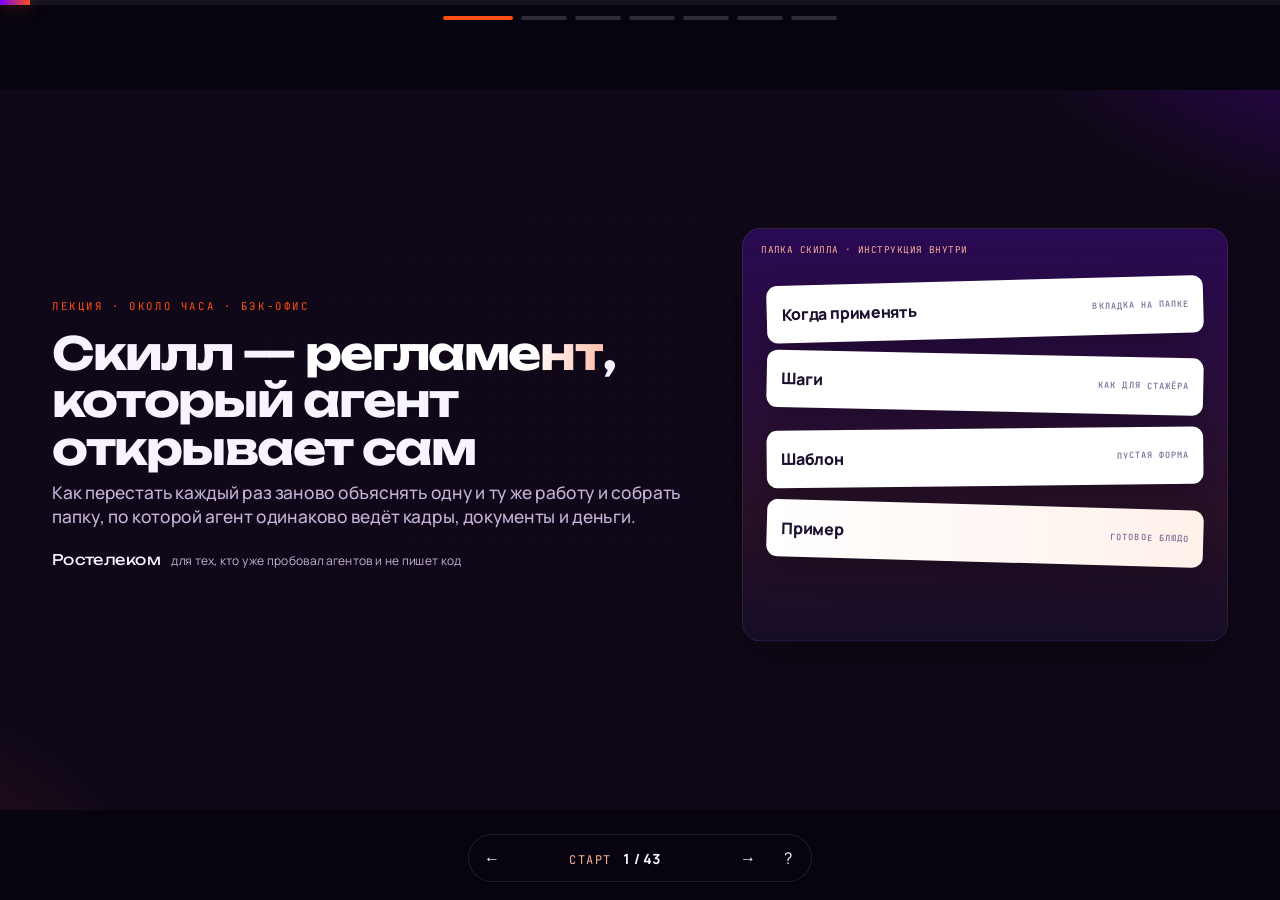
<file: index.html>
<!DOCTYPE html>
<html lang="ru">
<head>
<meta charset="UTF-8" />
<meta name="viewport" content="width=device-width, initial-scale=1, viewport-fit=cover" />
<script>
  (function () {
    var q = window.matchMedia("(max-width: 900px)");
    var apply = function () { document.documentElement.classList.toggle("is-mobile", q.matches); };
    apply();
    if (q.addEventListener) q.addEventListener("change", apply);
  })();
</script>
<title>Скиллы для ИИ-агентов — лекция для бэк-офиса</title>
<meta name="description" content="Часовая лекция для бэк-офиса: что такое скилл для ИИ-агента и как собрать его под кадровые, документные и финансовые задачи." />
<link rel="icon" href="favicon.svg" type="image/svg+xml" />
<link rel="stylesheet" href="fonts.css?v=61ea81e9aa" />
<link rel="stylesheet" href="styles.css?v=61ea81e9aa" />
</head>
<body>
<div class="progress" aria-hidden="true"><span id="bar"></span></div>
<div class="pips" aria-hidden="true">
  <i class="part-pip" data-part="start"></i>
  <i class="part-pip" data-part="anatomy"></i>
  <i class="part-pip" data-part="hr"></i>
  <i class="part-pip" data-part="docs"></i>
  <i class="part-pip" data-part="money"></i>
  <i class="part-pip" data-part="craft"></i>
  <i class="part-pip" data-part="end"></i>
</div>

<deck-stage>
<!-- 1 -->
<section class="cover" data-part="start" data-label="Обложка">
  <div class="cover-grid">
    <div>
      <p class="eyebrow r">Лекция · около часа · бэк-офис</p>
      <h1 class="r" style="--i:1">Скилл — <em>регламент</em>, который агент открывает сам</h1>
      <p class="lead r" style="--i:2">Как перестать каждый раз заново объяснять одну и ту же работу и собрать папку, по которой агент одинаково ведёт кадры, документы и деньги.</p>
      <div class="brand r" style="--i:3">Ростелеком <span>для тех, кто уже пробовал агентов и не пишет код</span></div>
    </div>
    <div class="folder-hero r" style="--i:2">
      <div class="tab">папка скилла · инструкция внутри</div>
      <div class="sheet s1" style="--i:1">Когда применять <small>вкладка на папке</small></div>
      <div class="sheet s2" style="--i:2">Шаги <small>как для стажёра</small></div>
      <div class="sheet s3" style="--i:3">Шаблон <small>пустая форма</small></div>
      <div class="sheet s4" style="--i:4">Пример <small>готовое блюдо</small></div>
    </div>
  </div>
  <p class="notes">Представьтесь, скажите, что час без кода и без привязки к одной программе. Скилл — общая идея: папка с инструкцией, которую агент подгружает, когда задача подходит.</p>
</section>

<!-- 2 -->
<section data-part="start" data-label="Договор на час">
  <p class="kicker r">Старт <span class="pt">как устроен час</span></p>
  <h2 class="title r" style="--i:1">Вы уже разговаривали с агентом. Сегодня дадим ему должностные инструкции</h2>
  <div class="mid grid2">
    <div class="card r" style="--i:2">
      <div class="ico">Для кого</div>
      <h3>Не программисты</h3>
      <p>Каждый в зале уже пробовал поставить агенту задачу обычными словами. Код, среда разработки и название конкретной программы нам не понадобятся.</p>
    </div>
    <div class="card r" style="--i:3">
      <div class="ico">Что заберёте</div>
      <h3>Папку, а не впечатление</h3>
      <p>Понятный каркас скилла, живые примеры на ваших задачах, чек-лист и файлы, которые можно скачать и заполнить под свою работу.</p>
    </div>
    <div class="card r" style="--i:4">
      <div class="ico">Как листать</div>
      <h3>Как колоду, не как сайт</h3>
      <p>Стрелки и пробел, клик по краю экрана, свайп. Номер слайда живёт в адресе: <strong>#12</strong>. Клавиша <strong>?</strong> — шпаргалка по клавишам.</p>
    </div>
    <div class="card r" style="--i:5">
      <div class="ico">Договор</div>
      <h3>Агент готовит, человек сдаёт</h3>
      <p>Скилл не подписывает приказ, не отправляет деньги и не отказывает кандидату. Он собирает черновик, который вы проверяете.</p>
    </div>
  </div>
  <p class="notes">Покажите # в адресе и один раз нажмите стрелку, чтобы зал увидел, как слайд приезжает. Договор «агент готовит, человек сдаёт» повторится в конце.</p>
</section>

<!-- 3 -->
<section data-part="start" data-label="Что такое агент">
  <p class="kicker r">Старт <span class="pt">агент</span></p>
  <h2 class="title r" style="--i:1">Агент — это не поиск. Это стажёр, которому можно дать папку</h2>
  <div class="mid grid3">
    <article class="card r" style="--i:2">
      <div class="ico">01</div>
      <h3>Слышит задачу</h3>
      <p>Вы пишете обычным языком: «разложи эти резюме по вакансии», «собери служебку», «сверь акт».</p>
    </article>
    <article class="card r" style="--i:3">
      <div class="ico">02</div>
      <h3>Сам выбирает шаг</h3>
      <p>Не отвечает одной фразой из памяти. Смотрит, чего не хватает, открывает файл, заполняет форму, показывает, где сомневается.</p>
    </article>
    <article class="card r" style="--i:4">
      <div class="ico">03</div>
      <h3>Делает тем, что вы дали</h3>
      <p>Шаблоны, выгрузки, регламенты, прошлые примеры. Нет папки — импровизирует. Папка есть — работает по ней.</p>
    </article>
  </div>
  <p class="note r" style="--i:5">Энергичный стажёр в первый день без папки «как у нас принято» сделает по-своему. И каждый раз немного иначе.</p>
  <p class="notes">Не уходите в устройство моделей. Один образ: стажёр с энергией и без регламента. Скилл — эта папка.</p>
</section>

<!-- 4 -->
<section data-part="start" data-label="Промпт и скилл">
  <p class="kicker r">Старт <span class="pt">разница</span></p>
  <h2 class="title r" style="--i:1">Промпт сгорает в чате. Скилл остаётся на полке</h2>
  <div class="mid grid2">
    <article class="card bad r" style="--i:2">
      <div class="tag bad">Разовый промпт</div>
      <h3>Устное поручение в коридоре</h3>
      <ul class="clean">
        <li>Написали один раз — уехало в историю чата</li>
        <li>Коллега этот текст не видит</li>
        <li>Завтра вы сформулируете иначе, и результат другой</li>
        <li>Удачную формулировку трудно найти через месяц</li>
      </ul>
    </article>
    <article class="card good r" style="--i:3">
      <div class="tag good">Скилл</div>
      <h3>Должностная инструкция на общей полке</h3>
      <ul class="clean">
        <li>Одна версия на всю команду</li>
        <li>Агент берёт её сам, когда задача подходит</li>
        <li>Поправили файл — со следующего раза работают все</li>
        <li>Можно отдать новичку вместе с папкой примеров</li>
      </ul>
    </article>
  </div>
  <p class="note r" style="--i:4">Промпт по-прежнему нужен: это сама задача. «Вот три резюме». Скилл — это <strong>как у нас принято её делать</strong>.</p>
  <p class="notes">Жест: промпт — поручение, скилл — регламент. Не противопоставляйте их как «промпты больше не нужны».</p>
</section>

<!-- 5 -->
<section data-part="start" data-label="Три аналогии">
  <p class="kicker r">Старт <span class="pt">аналогии</span></p>
  <h2 class="title r" style="--i:1">Рецепт, регламент и чек-лист. Скилл — все три сразу</h2>
  <div class="mid grid3 analogies">
    <article class="card r" style="--i:2">
      <div class="ico">Рецепт</div>
      <h3>Что класть и в каком порядке</h3>
      <p>Ингредиенты — это входы. Шаги — что сделать. Фото блюда — пример. «Масло не заменять маргарином» — ограничение.</p>
    </article>
    <article class="card r" style="--i:3">
      <div class="ico">Регламент</div>
      <h3>Когда это ваша задача</h3>
      <p>На корешке папки написано, какие дела сюда относятся. Что согласовать с человеком. Чего не решать самому.</p>
    </article>
    <article class="card r" style="--i:4">
      <div class="ico">Чек-лист</div>
      <h3>Одинаково каждый раз</h3>
      <p>Как закрытие кассы: пропущенный пункт виден. Не «сделай хорошо», а список, по которому можно пройти пальцем.</p>
    </article>
  </div>
  <p class="note r" style="--i:5">Адресат не новый сотрудник, а агент. Поэтому пишем короче, чем положение на двадцать страниц, но конкретнее, чем «будь внимателен».</p>
  <p class="notes">Три карточки можно пройти вслух по одной. Связка внизу — мост к анатомии.</p>
</section>

<!-- 6 -->
<section data-part="start" data-label="Зачем бэк-офису">
  <p class="kicker r">Старт <span class="pt">зачем</span></p>
  <h2 class="title r" style="--i:1">Бэк-офис живёт повторами. Скилл как раз про повтор</h2>
  <div class="mid stack">
    <div class="why r" style="--i:1"><span class="n">01</span><div><strong>Одинаковый результат</strong> у разных людей и в разные недели, а не «как агент сегодня выспался».</div></div>
    <div class="why r" style="--i:2"><span class="n">02</span><div><strong>Новичок не собирает промпт с нуля.</strong> Он кладёт свои файлы в уже описанную работу.</div></div>
    <div class="why r" style="--i:3"><span class="n">03</span><div><strong>Меньше выдумок.</strong> В скилле прямо написано, чего не додумывать: стаж, пункт договора, сумму.</div></div>
    <div class="why r" style="--i:4"><span class="n">04</span><div><strong>Улучшение — это правка файла,</strong> а не надежда, что все запомнят удачный чат.</div></div>
    <div class="why r" style="--i:5"><span class="n">05</span><div><strong>Можно отдать папкой.</strong> Коллега открывает ту же инструкцию, а не пересказывает вашу переписку.</div></div>
  </div>
  <p class="notes">Примеры из зала не собирайте долго. Достаточно кивнуть: резюме, служебки, акты — это и есть следующие части.</p>
</section>

<!-- 7 -->
<section data-part="start" data-label="Как агент открывает скилл">
  <p class="kicker r">Старт <span class="pt">схема</span></p>
  <h2 class="title r" style="--i:1">Агент не помнит регламент наизусть. Он находит папку и подгружает её</h2>
  <div class="mid pipeline">
    <article class="stepcard r" style="--i:1">
      <em>01 · задача</em>
      <h3>Обычная просьба</h3>
      <p>«Отсей резюме по вакансии бухгалтера»</p>
    </article>
    <div class="track r" style="--i:2" aria-hidden="true"><i></i></div>
    <article class="stepcard r" style="--i:3">
      <em>02 · агент</em>
      <h3>Смотрит корешки</h3>
      <p>Сравнивает просьбу с полем «когда применять», а не со всем текстом сразу.</p>
    </article>
    <div class="track r" style="--i:4" aria-hidden="true"><i></i></div>
    <div class="shelf r" style="--i:5">
      <div class="folder">Отпуска<small>когда: заявление на отпуск</small></div>
      <div class="folder hot">Скрининг<small>когда: резюме и требования вакансии</small></div>
      <div class="folder">Акт сверки<small>когда: наш реестр и акт контрагента</small></div>
    </div>
    <div class="track r" style="--i:6" aria-hidden="true"><i></i></div>
    <article class="stepcard hot r" style="--i:7">
      <em>03 · в работу</em>
      <h3>Папка целиком</h3>
      <p>Шаги, шаблон, пример и запреты. Потом уже ваши файлы.</p>
    </article>
  </div>
  <p class="note r" style="--i:8">Имя файла бывает разным. Часто инструкцию кладут в <strong>SKILL.md</strong> — агенту важнее поля внутри, чем название.</p>
  <p class="notes">Проговорите схему слева направо, пока бежит подсветка папки. SKILL.md — пример формата, не тема лекции. Одна фраза и дальше.</p>
</section>

<!-- 8 -->
<section data-part="start" data-label="Маршрут лекции">
  <p class="kicker r">Старт <span class="pt">маршрут</span></p>
  <h2 class="title r" style="--i:1">Дальше — устройство, три рабочие полки и как собрать свою</h2>
  <ol class="route mid">
    <li class="r" style="--i:1"><b>01</b><span>Из чего состоит скилл и без какого поля он не работает</span></li>
    <li class="r" style="--i:2"><b>02</b><span>Кадры: резюме, приглашение, таблица кандидатов</span></li>
    <li class="r" style="--i:3"><b>03</b><span>Документы: служебка, приказ, регламент, договор</span></li>
    <li class="r" style="--i:4"><b>04</b><span>Деньги: акты, счета, аванс, первичка, сводка</span></li>
    <li class="r" style="--i:5"><b>05</b><span>Как написать свой, проверить и не утащить лишние данные</span></li>
    <li class="r" style="--i:6"><b>06</b><span>Чек-лист, шаблоны и страница, которую можно распечатать</span></li>
  </ol>
  <p class="notes">Не обещайте минуты по блокам. Скажите: примеры устроены одинаково — было / стало, кусок скилла, диалог.</p>
</section>

<!-- 9 -->
<section class="divider" data-part="anatomy" data-label="Анатомия">
  <div class="div-num">01</div>
  <p class="kicker r">Часть 01 <span class="pt">анатомия</span></p>
  <h2 class="title r" style="--i:1">Из чего собран скилл</h2>
  <p class="lead r" style="--i:2">Шесть вещей, без которых агент снова начинает импровизировать. Каждую можно показать коллеге на одном экране.</p>
  <div class="chips r" style="--i:3"><span>Когда</span><span>Шаги</span><span>Шаблон</span><span>Пример</span><span>Входы и выход</span><span>Стоп-линии</span></div>
  <p class="notes">Разделитель. Назовите шесть слов и скажите, что сейчас разберём по одному, а потом увидите их на живых задачах.</p>
</section>

<!-- 10 -->
<section data-part="anatomy" data-label="Папка, а не абзац">
  <p class="kicker r">Анатомия <span class="pt">папка</span></p>
  <h2 class="title r" style="--i:1">Скилл — это папка. Не абзац, который вы помните</h2>
  <div class="mid grid2">
    <div class="file scan r" style="--i:2">
      <div class="fh"><span class="dots"><i></i><i></i><i></i></span>скрининг-резюме/</div>
      <div class="body">
        <div><span class="s">SKILL.md</span> <span class="c">← когда, шаги, запреты</span></div>
        <div><span class="s">template.md</span> <span class="c">← пустая таблица</span></div>
        <div><span class="s">example.md</span> <span class="c">← один разобранный случай</span></div>
        <div class="c" style="margin-top:10px">Рядом могут лежать другие папки:</div>
        <div>приглашение-на-интервью/</div>
        <div>сверка-актов/</div>
        <div>служебная-записка/</div>
      </div>
    </div>
    <div class="stack">
      <article class="card r" style="--i:3">
        <h3>Одна задача — одна папка</h3>
        <p>«Помоги с документами» — это полка, а не скилл. Скрининг, приглашение и сравнение кандидатов — три папки, даже если ими пользуется один человек.</p>
      </article>
      <article class="card r" style="--i:4">
        <h3>Лежит там, где найдут оба</h3>
        <p>И человек, и агент. Общая папка команды, а не удачный черновик в личном чате. Поправили файл — обновилась договорённость.</p>
      </article>
      <article class="card r" style="--i:5">
        <h3>Формат спокойно переносится</h3>
        <p>Где-то файл называется SKILL.md, где-то иначе. Смысл один: текст, который агент умеет открыть по совпадению задачи.</p>
      </article>
    </div>
  </div>
  <p class="notes">Нарисуйте в воздухе корешок папки. Подчеркните: пять дел в одном файле — частая поломка, к ней вернёмся в ошибках.</p>
</section>

<!-- 11 -->
<section data-part="anatomy" data-label="Когда применять">
  <p class="kicker r">Анатомия <span class="pt">когда применять</span></p>
  <h2 class="title r" style="--i:1">Самое важное поле — не «что делать», а «когда открывать»</h2>
  <p class="lead r" style="--i:1">Агент выбирает папку по этому абзацу. Если там написано «разное», он откроет её невпопад или не откроет никогда.</p>
  <div class="mid grid2">
    <article class="card bad r shake" style="--i:2">
      <div class="tag bad">Так не пишут</div>
      <h3>«Помоги с работой»</h3>
      <p>Подходит к любой просьбе и поэтому не помогает выбрать. Агент либо хватает эту папку всегда, либо игнорирует её.</p>
    </article>
    <article class="card good r" style="--i:3">
      <div class="tag good">Так пишут</div>
      <h3>Три конкретных входа</h3>
      <ul class="clean">
        <li>Есть текст вакансии или список требований</li>
        <li>Есть хотя бы одно резюме</li>
        <li>Просят отобрать или сравнить, а не «просто глянуть»</li>
      </ul>
    </article>
  </div>
  <p class="note r" style="--i:4">Хорошая проверка: коллега по абзацу «когда» угадывает задачу, не открывая остальное. Не угадал — перепишите корешок.</p>
  <p class="notes">Это главный слайд части. Задержитесь. Аналогия: подпись на корешке скоросшивателя, а не оглавление внутри.</p>
</section>

<!-- 12 -->
<section data-part="anatomy" data-label="Шаги">
  <p class="kicker r">Анатомия <span class="pt">шаги</span></p>
  <h2 class="title r" style="--i:1">Шаги пишут так, как объяснили бы стажёру в первый день</h2>
  <div class="mid grid2">
    <ol class="clean stack">
      <li class="card r" style="--i:1"><strong>Выпиши требования</strong> отдельным списком. Если список пришлось додумать — сначала покажи его человеку.</li>
      <li class="card r" style="--i:2"><strong>Иди по одному требованию.</strong> Не «оцени кандидата в целом».</li>
      <li class="card r" style="--i:3"><strong>Ставь «есть»</strong>, только если в резюме это сказано прямо. Иначе — «не видно».</li>
      <li class="card r" style="--i:4"><strong>Статус в конце</strong>, из короткого списка: звать, уточнить, не звать. Свой статус не выдумывай.</li>
    </ol>
    <article class="card r" style="--i:5">
      <div class="ico">Какой шаг хороший</div>
      <h3>Его можно пропустить — и это заметно</h3>
      <p>Плохо: «будь объективен и смотри на суть». Хорошо: «если в резюме нет цитаты, не пиши, что навыка нет. Пиши „не видно“».</p>
      <p style="margin-top:14px">Порядок тоже часть инструкции. Сначала критерии, потом люди. Иначе агент сравнивает характер, а не требования.</p>
    </article>
  </div>
  <p class="notes">Прочитайте вслух шаг 3. Это защита от вежливых выдумок, она повторится во всех примерах.</p>
</section>

<!-- 13 -->
<section data-part="anatomy" data-label="Шаблон и пример">
  <p class="kicker r">Анатомия <span class="pt">форма и вкус</span></p>
  <h2 class="title r" style="--i:1">Шаблон — это форма. Пример — фото готового блюда</h2>
  <div class="mid grid2">
    <article class="paper r" style="--i:2">
      <div class="tag">Шаблон · пусто</div>
      <h3>Таблица, которую только заполняют</h3>
      <table class="grid">
        <thead><tr><th>Кандидат</th><th>Требование</th><th>Цитата</th><th>Статус</th></tr></thead>
        <tbody>
          <tr><td>…</td><td>…</td><td>…</td><td>звать / уточнить / не звать</td></tr>
          <tr><td>…</td><td>…</td><td>…</td><td>…</td></tr>
        </tbody>
      </table>
      <p style="margin-top:12px">Форма держит ответ. Без неё агент напишет эссе на полстраницы.</p>
    </article>
    <article class="paper r" style="--i:3">
      <div class="tag good">Пример · заполнен</div>
      <h3>Один случай, на который можно опереться</h3>
      <table class="grid">
        <thead><tr><th>Кандидат</th><th>Требование</th><th>Цитата</th><th>Статус</th></tr></thead>
        <tbody>
          <tr><td>А.</td><td>Первичка от 2 лет</td><td>«первичные документы, 4 года»</td><td><span class="st go">звать</span></td></tr>
          <tr><td>Б.</td><td>1С</td><td>в тексте нет</td><td><span class="st ask">уточнить</span></td></tr>
        </tbody>
      </table>
      <p style="margin-top:12px">Пример учит сильнее определения. Агент копирует форму решения, а не биографию А.</p>
    </article>
  </div>
  <p class="notes">Имена вымышленные, так и скажите. Подчеркните: в примере виден и удачный, и пограничный случай.</p>
</section>

<!-- 14 -->
<section data-part="anatomy" data-label="Входы, выходы, стоп">
  <p class="kicker r">Анатомия <span class="pt">границы</span></p>
  <h2 class="title r" style="--i:1">Три вопроса, которые экономят переписку</h2>
  <div class="mid grid3">
    <article class="card r" style="--i:1">
      <div class="ico">Входы</div>
      <h3>Что должно лежать на столе</h3>
      <p>Вакансия, резюме, акт, выгрузка. И чего в ответе быть не должно: телефон, паспорт, лишняя сумма, если задаче она не нужна.</p>
    </article>
    <article class="card r" style="--i:2">
      <div class="ico">Выход</div>
      <h3>Как выглядит «готово»</h3>
      <p>Таблица на одну страницу, служебка по полям, список расхождений. Не «развёрнутый анализ», а предмет, который можно переслать.</p>
    </article>
    <article class="card r" style="--i:3">
      <div class="ico">Стоп-линии</div>
      <h3>Где звать человека</h3>
      <p>Нет критериев. Просьба отправить письмо наружу. Платёж. Сомнение, которое нельзя закрыть цитатой из документа.</p>
    </article>
  </div>
  <p class="note r" style="--i:4">Стоп-линия — это не недоверие к агенту. Это место, где ошибка стоит дороже, чем лишние пять минут вашей проверки.</p>
  <p class="notes">Свяжите с договором со второго слайда. Выход должен быть таким, чтобы его было легко проверить глазами.</p>
</section>

<!-- 15 -->
<section data-part="anatomy" data-label="Скелет скилла">
  <p class="kicker r">Анатомия <span class="pt">целиком</span></p>
  <h2 class="title r" style="--i:1">На одном экране — весь каркас</h2>
  <div class="mid">
    <div class="file scan r" style="--i:2">
      <div class="fh"><span class="dots"><i></i><i></i><i></i></span>SKILL.md · каркас, не про одну программу</div>
      <div class="body">
        <div><span class="k"># Скрининг резюме</span></div>
        <div class="c">## Когда применять</div>
        <div>Есть вакансия и хотя бы одно резюме. Просят отобрать, не «просто посмотреть».</div>
        <div class="c">## Когда не применять</div>
        <div>Нет требований. Просят оффер, зарплату или письмо-отказ.</div>
        <div class="c">## Шаги</div>
        <div>1. Выпиши обязательные требования · 2. Ищи прямую цитату · 3. Нет цитаты — «не видно»</div>
        <div class="c">## Шаблон</div>
        <div>Кандидат | Требование | Цитата | Статус</div>
        <div class="c">## Пример</div>
        <div>А. — «первичка, 4 года», 1С есть — <span class="ok">звать</span></div>
        <div class="c">## Не делать</div>
        <div><span class="no">✗</span> не выдумывать стаж · <span class="no">✗</span> не писать кандидату · <span class="no">✗</span> не тащить телефон в ответ</div>
      </div>
    </div>
  </div>
  <p class="note r" style="--i:3">Пустой файл той же формы лежит в раздатке: <strong>templates/skeleton.md</strong></p>
  <p class="notes">Не читайте файл целиком. Пройдите пальцем по заголовкам: когда, когда нет, шаги, шаблон, пример, не делать.</p>
</section>

<!-- 16 -->
<section data-part="anatomy" data-label="Сырой и рабочий">
  <p class="kicker r">Анатомия <span class="pt">до и после</span></p>
  <h2 class="title r" style="--i:1">Один и тот же замысел. Разная папка</h2>
  <div class="mid grid2">
    <div class="file r" style="--i:2">
      <div class="fh"><span class="dots"><i></i><i></i><i></i></span>черновик, который не работает</div>
      <div class="body">
        <div><span class="k"># Помощь с резюме</span></div>
        <div class="c">## Инструкция</div>
        <div>Помоги с резюме.</div>
        <div>Будь профессионалом.</div>
        <div>Сделай качественно и структурно.</div>
        <div>Ответ дай красиво.</div>
        <div>Учти все нюансы.</div>
      </div>
    </div>
    <div class="slot">
      <div class="file frag" data-frag="1">
        <div class="fh"><span class="dots"><i></i><i></i><i></i></span>рабочий корешок</div>
        <div class="body">
          <div><span class="k"># Скрининг резюме</span></div>
          <div class="c">## Когда</div>
          <div>Вакансия + резюме + просьба отобрать.</div>
          <div class="c">## Выход</div>
          <div>Таблица. Статусы только: звать / уточнить / не звать.</div>
          <div class="c">## Правило цитаты</div>
          <div>Нет фразы в тексте — нет факта. Пиши «не видно».</div>
          <div class="c">## Стоп</div>
          <div>Письмо кандидату не пиши. Это другой скилл.</div>
        </div>
      </div>
    </div>
  </div>
  <p class="note r" style="--i:3">«Будь профессионалом» агент и так старается изобразить. Ему не хватает границ, а не прилагательных.</p>
  <p class="notes">Щёлкните один раз — справа появится рабочая версия. Дайте залу секунду сравнить объём: рабочий текст не длиннее, он конкретнее.</p>
</section>

<!-- 17 -->
<section class="divider" data-part="hr" data-label="Кадры">
  <div class="div-num">02</div>
  <p class="kicker r">Часть 02 <span class="pt">кадры</span></p>
  <h2 class="title r" style="--i:1">Подбор</h2>
  <p class="lead r" style="--i:2">Три повторяемые задачи. У каждой свой скилл, общий стол и человек, который решает, кого зовут на самом деле.</p>
  <div class="chips r" style="--i:3"><span>Скрининг резюме</span><span>Приглашение на интервью</span><span>Таблица кандидатов</span></div>
  <p class="notes">Скажите, что имена дальше вымышленные и в рабочих файлах телефонам и паспортам не место. Это мост к безопасности, но без лекции про закон.</p>
</section>

<!-- 18 -->
<section data-part="hr" data-label="Скрининг: до и после">
  <p class="kicker r">Кадры <span class="pt">скрининг</span></p>
  <h2 class="title r" style="--i:1">«Посмотри резюме» и отбор по требованиям — разная работа</h2>
  <div class="mid grid2">
    <article class="card bad r" style="--i:2">
      <div class="tag bad">Без скилла</div>
      <h3>Вежливое эссе</h3>
      <p>Агент пишет, что Смирнова «производит впечатление сильного кандидата», приписывает уверенное владение 1С, хотя в тексте резюме программы нет, и сам предлагает позвонить.</p>
      <p style="margin-top:12px">Проверить нечего: нет цитат, нет статуса, нет списка требований.</p>
    </article>
    <div class="slot">
      <article class="paper frag" data-frag="1">
        <div class="tag good">Со скиллом</div>
        <h3>Строка, которую можно оспорить</h3>
        <table class="grid">
          <thead><tr><th>Кто</th><th>Первичка</th><th>1С</th><th>Итог</th></tr></thead>
          <tbody>
            <tr><td>А. Смирнова</td><td>есть, 4 года</td><td>есть</td><td><span class="st go">звать</span></td></tr>
            <tr><td>И. Волков</td><td>1 год</td><td>не видно</td><td><span class="st ask">уточнить</span></td></tr>
            <tr><td>О. Ким</td><td>нет</td><td>нет</td><td><span class="st stop">не звать</span></td></tr>
          </tbody>
        </table>
        <p style="margin-top:10px">Имена вымышленные. «Не видно» — не вежливое «нет».</p>
      </article>
    </div>
  </div>
  <p class="notes">Щелчок показывает таблицу. Проговорите Волкова: молчание про 1С не равно «не умеет».</p>
</section>

<!-- 19 -->
<section data-part="hr" data-label="Внутри скилла">
  <p class="kicker r">Кадры <span class="pt">что лежит в папке</span></p>
  <h2 class="title r" style="--i:1">Кусок, который меняет ответ</h2>
  <div class="mid grid2">
    <div class="file scan r" style="--i:2">
      <div class="fh"><span class="dots"><i></i><i></i><i></i></span>скрининг-резюме/SKILL.md</div>
      <div class="body">
        <div class="c">## Когда применять</div>
        <div>Есть требования вакансии и резюме.</div>
        <div>Просьба: отобрать или сравнить.</div>
        <div class="c">## Шаги</div>
        <div>1. Обязательные требования — списком.</div>
        <div>2. Статус «есть» только с цитатой.</div>
        <div>3. Нет цитаты → «не видно» → уточнить,</div>
        <div>   если это не объявленный стоп-фактор.</div>
        <div class="c">## Не делать</div>
        <div class="no">✗ характер, «сильное впечатление», звонок</div>
        <div class="no">✗ телефон и почта в таблице</div>
      </div>
    </div>
    <div class="stack">
      <article class="card r" style="--i:3"><h3>Вакансия задаёт линейку</h3><p>Без неё скилл останавливается и просит требования, а не сочиняет «типичного бухгалтера».</p></article>
      <article class="card r" style="--i:4"><h3>Стоп-фактор объявлен заранее</h3><p>Только тогда молчание в резюме можно читать как «не звать». Это пишет человек в требованиях, не агент по дороге.</p></article>
      <article class="card r" style="--i:5"><h3>Письмо — другая папка</h3><p>Скрининг не зовёт на интервью. Иначе в одной задаче смешаются оценка и обещание кандидату.</p></article>
    </div>
  </div>
  <p class="notes">Оговорка на заголовке: «кусок», не весь файл. Полный текст — в скачиваемом шаблоне.</p>
</section>

<!-- 20 -->
<section data-part="hr" data-label="Диалог скрининга">
  <p class="kicker r">Кадры <span class="pt">как это звучит</span></p>
  <h2 class="title r" style="--i:1">В чат уходит задача. Регламент агент открывает сам</h2>
  <div class="mid grid2">
    <div class="chat">
      <div class="msg user r" style="--i:2">
        <div class="who">Вы</div>
        <p class="typer">Три резюме на вакансию «бухгалтер по первичной документации». Требования во вложении. Кого звать?</p>
      </div>
      <div class="msg agent r" style="--i:3">
        <div class="who">Агент</div>
        <p class="typer" data-delay="1.6">Открыл скилл «Скрининг резюме». Обязательное отмечу только если оно прямо есть в резюме. Где тишина — поставлю «не видно», не «нет».</p>
      </div>
    </div>
    <div class="slot">
      <article class="paper frag" data-frag="1">
        <div class="who-line">Черновик для рекрутера · люди вымышленные</div>
        <table class="grid">
          <thead><tr><th></th><th>А. Смирнова</th><th>И. Волков</th><th>О. Ким</th></tr></thead>
          <tbody>
            <tr><td>Первичка</td><td>4 года</td><td>1 год</td><td>нет</td></tr>
            <tr><td>1С</td><td>есть</td><td>не видно</td><td>нет</td></tr>
            <tr><td>Итог</td><td><span class="st go">звать</span></td><td><span class="st ask">уточнить</span></td><td><span class="st stop">не звать</span></td></tr>
          </tbody>
        </table>
        <p style="margin-top:8px">Волкову вопрос: какой учётной программой пользовались? Ким — стоп-фактор по первичке.</p>
      </article>
    </div>
  </div>
  <p class="notes">Дайте тексту допечататься, потом щёлкните таблицу. Подчеркните: агент назвал скилл, который открыл. Это хороший признак, его можно просить прямо.</p>
</section>

<!-- 21 -->
<section data-part="hr" data-label="Приглашение">
  <p class="kicker r">Кадры <span class="pt">приглашение</span></p>
  <h2 class="title r" style="--i:1">Письмо кандидату собирается из бланка, не из вдохновения</h2>
  <div class="mid grid2">
    <article class="card bad r" style="--i:2">
      <div class="tag bad">Без бланка</div>
      <p>«Здравствуйте, Анна! Вы нам очень понравились, готовы обсудить доход выше рынка и выйти уже в понедельник. Ждём вас завтра в 10, адрес вышлем.»</p>
      <p style="margin-top:12px">Тут обещание денег, выдуманный восторг и дата, которой не было во входе.</p>
    </article>
    <div class="slot">
      <article class="paper frag" data-frag="1">
        <div class="tag good">Поля бланка</div>
        <p><strong>Кому:</strong> имя, как в резюме. Без оценки «вы сильнейший».</p>
        <p><strong>Повод:</strong> интервью на роль, название роли копировать из вакансии.</p>
        <p><strong>Когда и где:</strong> только то, что дал человек. Нет слота — оставить «уточним время».</p>
        <p><strong>Что взять:</strong> из списка в скилле, не выдумывать справки.</p>
        <p><strong>Не писать:</strong> зарплату, «вы приняты», сравнение с другими.</p>
      </article>
    </div>
  </div>
  <p class="note r" style="--i:3">Отправку письма скилл не делает. Он готовит текст, вы читаете его вслух или глазами и только потом отправляете сами.</p>
  <p class="notes">Это отдельный скилл от скрининга. Хороший момент сказать: исходящее наружу — всегда стоп перед человеком.</p>
</section>

<!-- 22 -->
<section data-part="hr" data-label="Таблица кандидатов">
  <p class="kicker r">Кадры <span class="pt">сравнение</span></p>
  <h2 class="title r" style="--i:1">Сравнивают после того, как каждого уже разложили</h2>
  <div class="mid">
    <article class="paper r" style="--i:2">
      <table class="grid">
        <thead>
          <tr><th>Критерий</th><th>А. Смирнова</th><th>И. Волков</th><th>О. Ким</th></tr>
        </thead>
        <tbody>
          <tr class="r" style="--i:3"><td>Первичка от 2 лет</td><td>да · 4 года</td><td>ниже порога</td><td>нет</td></tr>
          <tr class="r" style="--i:4"><td>1С</td><td>да</td><td>не видно</td><td>нет</td></tr>
          <tr class="r" style="--i:5"><td>Сверка с контрагентами</td><td>желательное, есть</td><td>не видно</td><td>нет</td></tr>
          <tr class="r" style="--i:6"><td>Решение для человека</td><td><span class="st go">в первую очередь</span></td><td><span class="st ask">один вопрос</span></td><td><span class="st stop">не тратить слот</span></td></tr>
        </tbody>
      </table>
    </article>
  </div>
  <p class="note r" style="--i:7">В скилле сравнения запрещено писать «лучше как человек». Только критерий, который уже был в вакансии. Желательное не побеждает обязательное.</p>
  <p class="notes">Строки появляются по очереди. Итог: сравнение не заменяет скрининг, оно стоит вторым шагом.</p>
</section>

<!-- 23 -->
<section data-part="hr" data-label="Шаблоны для кадров">
  <p class="kicker r">Кадры <span class="pt">забрать</span></p>
  <h2 class="title r" style="--i:1">Три папки можно скачать и переименовать под себя</h2>
  <div class="mid grid3">
    <a class="dl r" style="--i:2" href="templates/hr-screening.md" download target="_blank" rel="noopener"><b>Скрининг резюме</b><span>Цитата, статус, стоп-фактор. Без характеров и телефонов.</span><em>скачать .md</em></a>
    <a class="dl r" style="--i:3" href="templates/hr-interview-invite.md" download target="_blank" rel="noopener"><b>Приглашение</b><span>Бланк письма: что заполнить и чего не обещать.</span><em>скачать .md</em></a>
    <a class="dl r" style="--i:4" href="templates/hr-compare.md" download target="_blank" rel="noopener"><b>Таблица кандидатов</b><span>Сравнение только по уже названным критериям.</span><em>скачать .md</em></a>
  </div>
  <p class="note r" style="--i:5">Файлы — черновики общей формы. Подставьте свои поля. Живые персональные данные в сам файл скилла не кладите.</p>
  <p class="notes">Клик по карточке скачивает файл и не листает слайд. Можно сказать: откроете после лекции, сейчас идём в документы.</p>
</section>

<!-- 24 -->
<section class="divider" data-part="docs" data-label="Документы">
  <div class="div-num">03</div>
  <p class="kicker r">Часть 03 <span class="pt">документы</span></p>
  <h2 class="title r" style="--i:1">Внутренние бумаги</h2>
  <p class="lead r" style="--i:2">Служебная записка, приказ по бланку, поиск нормы в регламенте и сверка договора. Агент собирает черновик. Подпись и номер остаются у человека.</p>
  <div class="chips r" style="--i:3"><span>Служебка</span><span>Приказ</span><span>Регламент</span><span>Договор</span></div>
  <p class="notes">Подчеркните: номер, дата регистрации и подпись не поля для агента. Он оставляет в них пропуск.</p>
</section>

<!-- 25 -->
<section data-part="docs" data-label="Служебная записка">
  <p class="kicker r">Документы <span class="pt">служебка</span></p>
  <h2 class="title r" style="--i:1">Записка — это поля, а не «напиши красиво»</h2>
  <div class="mid grid2">
    <article class="card bad r" style="--i:2">
      <div class="tag bad">Без шаблона</div>
      <p>Сплошной абзац: «хотелось бы отметить, что в связи с производственной необходимостью просим рассмотреть возможность…». Нет адресата, нет просьбы одним предложением, нет срока.</p>
    </article>
    <div class="slot">
      <article class="paper frag" data-frag="1">
        <div class="who-line">Служебная записка · черновик</div>
        <p><strong>Кому / от кого:</strong> роль, не выдуманное имя, если его не дали.</p>
        <p><strong>Тема:</strong> одно предложение без «касательно вопроса».</p>
        <p><strong>Суть:</strong> что случилось, два-три факта из ваших вводных.</p>
        <p><strong>Просьба:</strong> что решить и к какой дате. Даты нет во входе — напиши «срок не задан».</p>
        <p><strong>Приложения:</strong> только то, что человек перечислил.</p>
      </article>
    </div>
  </div>
  <p class="note r" style="--i:3">Скилл не знает вашего бланка наизусть. Поля бланка лежат в папке. Нет поля — агент не добавляет «как обычно бывает».</p>
  <p class="notes">Щелчок — чистая записка. Скажите: канцелярит в левой карточке агент воспроизводит отлично, пользы от этого мало.</p>
</section>

<!-- 26 -->
<section data-part="docs" data-label="Приказ по шаблону">
  <p class="kicker r">Документы <span class="pt">приказ</span></p>
  <h2 class="title r" style="--i:1">Приказ заполняют по бланку. Пустые графы — тоже результат</h2>
  <div class="mid grid2">
    <article class="paper r" style="--i:2">
      <div class="who-line">Приказ · поля, которые закрывает агент</div>
      <h3>О чём</h3>
      <p>Заголовок из вашей фразы, без юридического творчества.</p>
      <h3 style="margin-top:10px">Основание</h3>
      <p>Только документ, который вы назвали: служебка, план, письмо. Нет основания — строка «не указано, нужен человек».</p>
      <h3 style="margin-top:10px">Пункты</h3>
      <p>Кто, что делает, к какому сроку. Один пункт — одно поручение.</p>
    </article>
    <div class="stack">
      <article class="card warn r" style="--i:3">
        <div class="tag warn">Оставляет человек</div>
        <h3>Номер, дата, подпись</h3>
        <p>В бланке эти графы стоят пустыми специально. Агент не присваивает номер и не ставит «согласовано».</p>
      </article>
      <article class="card r" style="--i:4">
        <div class="tag">Стоп</div>
        <h3>Если поручение меняет права людей</h3>
        <p>Отпуск, дисциплина, деньги, доступ. Скилл помечает черновик: «не выпускать без профильного сотрудника». Он не решает, можно ли так приказывать.</p>
      </article>
      <article class="card r" style="--i:5">
        <h3>Чего нет во входе</h3>
        <p>Не дописывать «типовые» пункты про ответственность и контроль, если их не было в вашем бланке.</p>
      </article>
    </div>
  </div>
  <p class="notes">Не изображайте настоящий приказ компании. Это учебный каркас полей. Стоп про права людей произнесите медленно.</p>
</section>

<!-- 27 -->
<section data-part="docs" data-label="Поиск по регламенту">
  <p class="kicker r">Документы <span class="pt">регламент</span></p>
  <h2 class="title r" style="--i:1">Искать норму — значит показать, откуда она взялась</h2>
  <div class="mid grid2">
    <div class="chat">
      <div class="msg user r" style="--i:2">
        <div class="who">Вы</div>
        <p class="typer">Можно ли перенести неиспользованные дни отпуска на следующий год? Ищи только в приложенном регламенте.</p>
      </div>
      <div class="msg agent r" style="--i:3">
        <div class="who">Агент</div>
        <p class="typer" data-delay="1.5">Открыл скилл «Поиск по регламенту». В разделе 4.2 есть фраза про перенос по согласованию с руководителем. Других мест в этом файле нет. Достраивать не буду.</p>
      </div>
    </div>
    <div class="slot">
      <div class="stack frag" data-frag="1">
        <article class="card"><div class="ico">Как отвечать</div><h3>Цитата и адрес</h3><p>Пункт или заголовок и короткий пересказ рядом.</p></article>
        <article class="card"><div class="ico">Если пусто</div><h3>«В этом файле нет»</h3><p>Честный пустой ответ полезнее абзаца из общих знаний.</p></article>
        <article class="card"><div class="ico">Граница</div><h3>Не быть юристом компании</h3><p>Скилл ищет в файлах, которые вы положили, и не объявляет норму на всю организацию.</p></article>
      </div>
    </div>
  </div>
  <p class="notes">Пример про отпуск — бытовой, не ссылка на ваш внутренний документ. Щелчок показывает три правила ответа. Главное слово: «в этом файле нет».</p>
</section>

<!-- 28 -->
<section data-part="docs" data-label="Сверка договора">
  <p class="kicker r">Документы <span class="pt">договор</span></p>
  <h2 class="title r" style="--i:1">Сверка — это список расхождений, не заключение «можно подписывать»</h2>
  <div class="mid">
    <article class="paper r" style="--i:2">
      <table class="grid">
        <thead><tr><th>Поле</th><th>Наш черновик</th><th>Версия контрагента</th><th>Что сделать</th></tr></thead>
        <tbody>
          <tr class="r" style="--i:3"><td>Сумма</td><td>1 200 000</td><td>1 200 000</td><td><span class="st go">совпало</span></td></tr>
          <tr class="r" style="--i:4"><td>Срок</td><td>до 1 марта</td><td>до 15 марта</td><td><span class="st ask">спросить человека</span></td></tr>
          <tr class="r" style="--i:5"><td>Продление</td><td>только новым соглашением</td><td>само на год</td><td><span class="st stop">не пропускать молча</span></td></tr>
          <tr class="r" style="--i:6"><td>Пени</td><td>есть пункт</td><td>пункта нет</td><td><span class="st ask">показать юристу</span></td></tr>
        </tbody>
      </table>
    </article>
  </div>
  <p class="note r" style="--i:7">Цифры учебные. Список полей — в скилле: стороны, предмет, сумма, срок, продление, ответственность, персональные данные. Нет поля в одном из файлов — пиши «нет в тексте», не «наверное стандарт».</p>
  <p class="notes">Скажите прямо: это не юридическое заключение. Скилл готовит сверку, решение о подписи принимает человек с нужной ролью.</p>
</section>

<!-- 29 -->
<section data-part="docs" data-label="Шаблоны для документов">
  <p class="kicker r">Документы <span class="pt">забрать</span></p>
  <h2 class="title r" style="--i:1">Четыре папки для бумаг, которые вы и так делаете каждую неделю</h2>
  <div class="mid grid4">
    <a class="dl r" style="--i:2" href="templates/doc-memo.md" download target="_blank" rel="noopener"><b>Служебная записка</b><span>Кому, суть, просьба, срок, приложения.</span><em>скачать .md</em></a>
    <a class="dl r" style="--i:3" href="templates/doc-order.md" download target="_blank" rel="noopener"><b>Приказ по бланку</b><span>Пункты поручений. Номер и подпись пустые.</span><em>скачать .md</em></a>
    <a class="dl r" style="--i:4" href="templates/doc-reglament.md" download target="_blank" rel="noopener"><b>Поиск по регламенту</b><span>Цитата, адрес пункта или честное «нет в файле».</span><em>скачать .md</em></a>
    <a class="dl r" style="--i:5" href="templates/doc-contract.md" download target="_blank" rel="noopener"><b>Сверка договора</b><span>Таблица расхождений, без совета «подписывайте».</span><em>скачать .md</em></a>
  </div>
  <p class="notes">Не открывайте файлы сейчас. Назовите четыре задачи и идите в деньги.</p>
</section>

<!-- 30 -->
<section class="divider" data-part="money" data-label="Финансы">
  <div class="div-num">04</div>
  <p class="kicker r">Часть 04 <span class="pt">финансы</span></p>
  <h2 class="title r" style="--i:1">Бухгалтерия и деньги</h2>
  <p class="lead r" style="--i:2">Сверять, раскладывать, ловить пропуск. Не проводить платёж и не «принимать к учёту»: это решение человека.</p>
  <div class="chips r" style="--i:3"><span>Акты</span><span>Счета</span><span>Авансовый отчёт</span><span>Первичка</span><span>Сводка расходов</span></div>
  <p class="notes">Тон: агент — второй взгляд на таблицу, не подпись главбуха. Суммы на слайдах круглые и вымышленные.</p>
</section>

<!-- 31 -->
<section data-part="money" data-label="Сверка актов">
  <p class="kicker r">Финансы <span class="pt">акты</span></p>
  <h2 class="title r" style="--i:1">Акт сверки начинают с пар, а не с ощущения «вроде сходится»</h2>
  <div class="mid grid2">
    <article class="card bad r" style="--i:2">
      <div class="tag bad">Без скилла</div>
      <h3>«В целом расхождений нет»</h3>
      <p>Агент сложил итоги глазами, не заметил документ, который есть только у контрагента, и округлил копейки. Спорить с таким ответом нечем.</p>
    </article>
    <div class="slot">
      <article class="paper frag" data-frag="1">
        <div class="tag good">Пара к паре</div>
        <table class="grid">
          <thead><tr><th>Документ</th><th>У нас</th><th>У них</th><th></th></tr></thead>
          <tbody>
            <tr><td>Акт 14</td><td>80 000</td><td>80 000</td><td><span class="st go">пара</span></td></tr>
            <tr><td>Акт 15</td><td>45 000</td><td>—</td><td><span class="st ask">только у нас</span></td></tr>
            <tr><td>Акт 16</td><td>—</td><td>12 400</td><td><span class="st stop">только у них</span></td></tr>
          </tbody>
        </table>
        <p style="margin-top:8px">Итог не подменяется фразой «примерно равно». Разница показана строкой.</p>
      </article>
    </div>
  </div>
  <p class="notes">Щелчок. Формула слайда: номер, сумма, сторона, где документа нет. НДС — отдельная колонка в шаблоне, здесь её спрятали, чтобы слайд читался.</p>
</section>

<!-- 32 -->
<section data-part="money" data-label="Разбор счёта">
  <p class="kicker r">Финансы <span class="pt">счёт</span></p>
  <h2 class="title r" style="--i:1">Счёт проверяют арифметикой и дублем, не интуицией</h2>
  <div class="mid grid2">
    <article class="paper r" style="--i:2">
      <div class="who-line">Счёт 77 · учебные цифры</div>
      <table class="grid">
        <tbody>
          <tr><td>Строка 1 · работы</td><td>100 000</td></tr>
          <tr><td>Строка 2 · доставка</td><td>20 000</td></tr>
          <tr><td>Сумма строк</td><td>120 000</td></tr>
          <tr><td>Написано «итого»</td><td>132 000</td></tr>
        </tbody>
      </table>
      <p style="margin-top:10px"><span class="stamp">не сходится</span></p>
    </article>
    <div class="stack">
      <article class="card r" style="--i:3"><h3>Строки равны итогу</h3><p>Если нет — скилл останавливается на этом и не «поправляет» сумму сам.</p></article>
      <article class="card r" style="--i:4"><h3>Ставка и сумма налога</h3><p>Считает от базы, которую видит. Не подставляет «обычные 20%», если на счёте написано иначе. Расхождение помечает.</p></article>
      <article class="card r" style="--i:5"><h3>Дубль номера</h3><p>Если в пачке уже был счёт с тем же номером и поставщиком — это отдельная строка «возможный повтор», не молчание.</p></article>
    </div>
  </div>
  <p class="notes">Печать «не сходится» появляется сама. Не учите считать НДС на слайде: принцип — не подменять то, что написано в документе.</p>
</section>

<!-- 33 -->
<section data-part="money" data-label="Авансовый отчёт">
  <p class="kicker r">Финансы <span class="pt">аванс</span></p>
  <h2 class="title r" style="--i:1">Авансовый отчёт — это список дыр, не оправдание поездки</h2>
  <div class="mid grid2">
    <div class="chat">
      <div class="msg user r" style="--i:2">
        <div class="who">Вы</div>
        <p class="typer">Командировка 10–12 марта. Аванс 15 000. Чеки: поезд 6 400, гостиница 7 200. Суточные по нашей памятке — 700 в день.</p>
      </div>
      <div class="msg agent r" style="--i:3">
        <div class="who">Агент</div>
        <p class="typer" data-delay="1.7">Открыл скилл «Авансовый отчёт». Чеки внутри дат. Суточные: 3 дня × 700 = 2 100, если считать день выезда и день приезда. Это допущение — подтвердите. Чека на проезд обратно нет.</p>
      </div>
    </div>
    <div class="slot">
      <article class="paper frag" data-frag="1">
        <div class="who-line">Что не закрыто</div>
        <ul class="clean">
          <li>Нет чека обратной дороги</li>
          <li>Суточные посчитаны по памятке, которую вы назвали, не «как обычно»</li>
          <li>Аванс 15 000, чеки и суточные 15 700 — перерасход 700, не прятать в округление</li>
        </ul>
      </article>
    </div>
  </div>
  <p class="notes">Агент озвучил допущение про число дней. Это образец: сомнение наружу, а не тихое решение. Щелчок — список дыр.</p>
</section>

<!-- 34 -->
<section data-part="money" data-label="Первичка и сводка">
  <p class="kicker r">Финансы <span class="pt">первичка и сводка</span></p>
  <h2 class="title r" style="--i:1">Сначала полнота документа. Потом картина расходов</h2>
  <div class="mid grid2">
    <article class="card r" style="--i:2">
      <div class="tag">Проверка первички</div>
      <h3>Поля, без которых рано нести дальше</h3>
      <ul class="clean">
        <li>Название документа, дата, номер</li>
        <li>Кто и кому, оба названия как в тексте</li>
        <li>Что поставлено и на какую сумму</li>
        <li>Подписи и должности — есть или «в скане не видно»</li>
      </ul>
    </article>
    <article class="card r" style="--i:3">
      <div class="tag">Сводка</div>
      <h3>Учебный месяц, тысячи</h3>
      <div class="bars">
        <div class="bar" style="--i:1"><span>Командировки</span><i style="--w:78%"></i><b>780</b></div>
        <div class="bar" style="--i:2"><span>Канцелярия</span><i style="--w:22%"></i><b>220</b></div>
        <div class="bar" style="--i:3"><span>Связь</span><i style="--w:14%"></i><b>140</b></div>
        <div class="bar" style="--i:4"><span>Прочее</span><i style="--w:46%"></i><b>460</b></div>
      </div>
      <p style="margin-top:12px">Скилл помечает статью, которая выросла сильно к прошлому файлу, и не придумывает причину. Причину пишете вы.</p>
    </article>
  </div>
  <p class="note r" style="--i:4">«В скане не видно» — честнее, чем дорисованная подпись. Сводка группирует только те строки, которые вы уже отнесли к статье, либо спрашивает, куда класть.</p>
  <p class="notes">Две папки, один слайд. Слева — полнота, справа — картина. Не смешивать: дырявый документ не должен молча попасть в красивый график.</p>
</section>

<!-- 35 -->
<section data-part="money" data-label="Шаблоны для финансов">
  <p class="kicker r">Финансы <span class="pt">забрать</span></p>
  <h2 class="title r" style="--i:1">Пять папок. Ни одна не проводит платёж</h2>
  <div class="mid grid5">
    <a class="dl r" style="--i:1" href="templates/fin-acts.md" download target="_blank" rel="noopener"><b>Сверка актов</b><span>Пары документов и строки без пары.</span><em>скачать</em></a>
    <a class="dl r" style="--i:2" href="templates/fin-invoice.md" download target="_blank" rel="noopener"><b>Разбор счёта</b><span>Итог, налог, повтор номера.</span><em>скачать</em></a>
    <a class="dl r" style="--i:3" href="templates/fin-advance.md" download target="_blank" rel="noopener"><b>Авансовый отчёт</b><span>Даты, чеки, дыры, допущения.</span><em>скачать</em></a>
    <a class="dl r" style="--i:4" href="templates/fin-primary.md" download target="_blank" rel="noopener"><b>Первичка</b><span>Обязательные поля и «не видно».</span><em>скачать</em></a>
    <a class="dl r" style="--i:5" href="templates/fin-expenses.md" download target="_blank" rel="noopener"><b>Сводка расходов</b><span>Статьи и выбросы без выдуманных причин.</span><em>скачать</em></a>
  </div>
  <p class="notes">Коротко. Следующий блок — как собрать такую папку самим, это важнее каталога.</p>
</section>

<!-- 36 -->
<section class="divider" data-part="craft" data-label="Свой скилл">
  <div class="div-num">05</div>
  <p class="kicker r">Часть 05 <span class="pt">свой скилл</span></p>
  <h2 class="title r" style="--i:1">Как собрать свою папку</h2>
  <p class="lead r" style="--i:2">Не с чистого листа «про всё». С одной задачи, которую вы на этой неделе делали уже второй раз.</p>
  <div class="chips r" style="--i:3"><span>Семь шагов</span><span>Ошибки</span><span>Проверка</span><span>Данные</span><span>Чек-лист</span></div>
  <p class="notes">Попросите зал мысленно выбрать одну свою повторную задачу. Дальше семь шагов идут по ней, не абстрактно.</p>
</section>

<!-- 37 -->
<section data-part="craft" data-label="Семь шагов">
  <p class="kicker r">Свой скилл <span class="pt">сборка</span></p>
  <h2 class="title r" style="--i:1">Семь шагов. Каждый помещается в один абзац</h2>
  <div class="steps7 mid">
    <article class="r" style="--i:1"><b>1</b><span>Одна задача</span><small>Как она называется, когда вы просите коллегу «сделай как в тот раз».</small></article>
    <article class="r" style="--i:2"><b>2</b><span>Корешок</span><small>По каким словам агент поймёт, что открывать именно эту папку.</small></article>
    <article class="r" style="--i:3"><b>3</b><span>Шаги стажёру</span><small>Порядок, который нельзя перескакивать. Без «будь внимателен».</small></article>
    <article class="r" style="--i:4"><b>4</b><span>Форма и пример</span><small>Пустой бланк и один заполненный случай, можно вымышленный.</small></article>
    <article class="r" style="--i:5"><b>5</b><span>Вход и выход</span><small>Что должно лежать на столе и какой файл считается готовым.</small></article>
    <article class="r" style="--i:6"><b>6</b><span>Стоп-линии</span><small>Чего не делать и в какой момент звать человека.</small></article>
    <article class="r" style="--i:7"><b>7</b><span>Два прогона</span><small>Одна удачная задача и одна кривая. Поправьте файл, не память.</small></article>
  </div>
  <p class="notes">Карточки подсвечиваются по кругу. Идите по номерам. Шаг 7 — мост к слайду про проверку.</p>
</section>

<!-- 38 -->
<section data-part="craft" data-label="Типичные ошибки">
  <p class="kicker r">Свой скилл <span class="pt">поломки</span></p>
  <h2 class="title r" style="--i:1">Шесть способов сделать папку, которую агент не сможет применить</h2>
  <div class="mid grid3">
    <article class="card bad shake r" style="--i:1"><h3>Корешок «разное»</h3><p>Нет момента, когда папку открывать. Она либо мешает всем задачам, либо пылится.</p></article>
    <article class="card bad shake r" style="--i:2"><h3>Простыня без шагов</h3><p>Три страницы принципов. Агент вежливо кивает и делает по-своему.</p></article>
    <article class="card bad shake r" style="--i:3"><h3>Нет примера</h3><p>Определение «качественная записка» каждый раз разное. Пример фиксирует вкус.</p></article>
    <article class="card bad shake r" style="--i:4"><h3>Нет запретов</h3><p>Дыру агент заполняет правдоподобной выдумкой. Запрет дешевле, чем потом ловить её.</p></article>
    <article class="card bad shake r" style="--i:5"><h3>Пять задач в одном файле</h3><p>Скрининг, отказ и оффер вперемешку. Разнесите по папкам, даже если папки тонкие.</p></article>
    <article class="card bad shake r" style="--i:6"><h3>Живые данные внутри</h3><p>Настоящие люди, суммы договоров и пароли не должны лежать в примере «навсегда».</p></article>
  </div>
  <p class="notes">Не читайте все шесть. Выберите две, которые услышите в зале чаще: «разное» и отсутствие запрета.</p>
</section>

<!-- 39 -->
<section data-part="craft" data-label="Проверка и улучшение">
  <p class="kicker r">Свой скилл <span class="pt">проверка</span></p>
  <h2 class="title r" style="--i:1">Скилл готов не когда он красивый, а когда повтор стабилен</h2>
  <div class="mid grid5">
    <article class="card r" style="--i:1"><div class="ico">1</div><h3>Один настоящий кусок</h3><p>Возьмите реальную задачу и уберите из неё лишние данные. Об этом — следующий слайд.</p></article>
    <article class="card r" style="--i:2"><div class="ico">2</div><h3>Два ответа рядом</h3><p>Прогон без папки и с папкой. Смотрите не «кто умнее», а где появилась форма.</p></article>
    <article class="card r" style="--i:3"><div class="ico">3</div><h3>Три пометки</h3><p>Где выдумал. Где пропустил шаг. Где ушёл с бланка.</p></article>
    <article class="card r" style="--i:4"><div class="ico">4</div><h3>Одна правка</h3><p>Один запрет или один пример за раз. Не переписывайте весь файл от досады.</p></article>
    <article class="card r" style="--i:5"><div class="ico">5</div><h3>Ещё раз</h3><p>Тот же кривой случай. Пока он не стабилен, в названии файла честно стоит «черновик».</p></article>
  </div>
  <p class="note r" style="--i:6">Хороший признак: коллега, который задачу знает, может проверить ответ за пару минут, не распутывая эссе.</p>
  <p class="notes">Цикл из пяти карточек. Акцент на «одна правка», иначе люди переписывают скилл целиком после каждой неудачи.</p>
</section>

<!-- 40 -->
<section data-part="craft" data-label="Безопасность данных">
  <p class="kicker r">Свой скилл <span class="pt">данные</span></p>
  <h2 class="title r" style="--i:1">Сначала решите, что агенту вообще можно видеть</h2>
  <p class="lead r" style="--i:1">Ниже общие ориентиры, не внутренний приказ. Если не знаете, разрешён ли конкретный сервис для таких данных, не отправляйте: спросите того, кто у вас за это отвечает.</p>
  <div class="mid grid4">
    <article class="card r" style="--i:2">
      <div class="ico">Люди</div>
      <h3>Персональные данные</h3>
      <p>ФИО, телефон, паспорт, адрес, зарплата, кадровая переписка. В примерах на слайдах люди вымышленные. В работе обезличивайте: «кандидат А», без контактов, если задаче они не нужны.</p>
    </article>
    <article class="card r" style="--i:3">
      <div class="ico">Дела</div>
      <h3>Служебное и тайное</h3>
      <p>Условия договоров, лимиты, незакрытые суммы, то, что не для внешней переписки. Часто хватает фрагмента: «срок и сумма», без названия контрагента.</p>
    </article>
    <article class="card r" style="--i:4">
      <div class="ico">В самой папке</div>
      <h3>Пример не должен жить вечно</h3>
      <p>В скилл кладите учебный пример. Напишите строкой, какие поля вырезать до отправки: контакты, реквизиты, номера документов.</p>
    </article>
    <article class="card r" style="--i:5">
      <div class="ico">Наружу</div>
      <h3>Человек перед отправкой</h3>
      <p>Письмо кандидату, приказ, платёж, ответ контрагенту. Скилл готовит черновик. Кнопку «отправить» нажимаете вы, когда черновик прочитан.</p>
    </article>
  </div>
  <p class="notes">Не выдумывайте корпоративные правила и не цитируйте внутренние приказы. Фраза «если не уверены — не отправляйте и спросите» достаточна. Персональные данные назовите бытовым списком.</p>
</section>

<!-- 41 -->
<section data-part="craft" data-label="Чек-лист">
  <p class="kicker r">Свой скилл <span class="pt">перед тем как отдать команде</span></p>
  <h2 class="title r" style="--i:1">Чек-лист. Если пункта нет — это ещё черновик</h2>
  <div class="checks mid">
    <div class="check r" style="--i:1"><i></i><span>В названии одна задача, её узнает коллега</span></div>
    <div class="check r" style="--i:2"><i></i><span>Абзац «когда применять» не подходит ко всему подряд</span></div>
    <div class="check r" style="--i:3"><i></i><span>Есть «когда не применять» и соседние папки не спорят</span></div>
    <div class="check r" style="--i:4"><i></i><span>Шаги можно пройти пальцем, пропуск виден</span></div>
    <div class="check r" style="--i:5"><i></i><span>Лежит пустой шаблон и один заполненный пример</span></div>
    <div class="check r" style="--i:6"><i></i><span>Понятно, какой выход считается готовым</span></div>
    <div class="check r" style="--i:7"><i></i><span>Написано, чего не выдумывать и где звать человека</span></div>
    <div class="check r" style="--i:8"><i></i><span>В примерах нет живых людей, сумм и секретов</span></div>
  </div>
  <p class="note r" style="--i:9">Тот же список — файлом <strong>templates/checklist.md</strong> и на печатной шпаргалке.</p>
  <p class="notes">Галочки рисуются сами. Можно зачитать три: когда применять, запрет на выдумку, чистота примера.</p>
</section>

<!-- 42 -->
<section data-part="end" data-label="Что забрать">
  <p class="kicker r">Итог <span class="pt">с собой</span></p>
  <h2 class="title r" style="--i:1">Пять фраз, которые стоит унести без слайдов</h2>
  <div class="mid stack">
    <div class="why r" style="--i:1"><span class="n">01</span><div><strong>Скилл — должностная инструкция агента,</strong> а не особенно длинный промпт.</div></div>
    <div class="why r" style="--i:2"><span class="n">02</span><div>В папке всегда есть <strong>когда, шаги, шаблон, пример и стоп-линия</strong>.</div></div>
    <div class="why r" style="--i:3"><span class="n">03</span><div><strong>Одна задача — одна папка.</strong> Пять дел в одном файле разваливаются.</div></div>
    <div class="why r" style="--i:4"><span class="n">04</span><div><strong>Сначала уберите лишние данные,</strong> потом отдавайте задачу. Сомневаетесь — спросите, не отправляйте.</div></div>
    <div class="why r" style="--i:5"><span class="n">05</span><div><strong>Агент готовит, человек сдаёт.</strong> Письмо, приказ и платёж без вашей проверки не уходят.</div></div>
  </div>
  <p class="notes">Прочитайте пять фраз спокойно. Следующий слайд — единственная ссылка, которую просите открыть или сфотографировать.</p>
</section>

<!-- 43 -->
<section data-part="end" data-label="Шпаргалка">
  <p class="kicker r">Итог <span class="pt">раздатка</span></p>
  <h2 class="title r" style="--i:1">Шпаргалка печатается. Шаблоны скачиваются</h2>
  <div class="mid grid2">
    <a class="dl r" style="--i:2; min-height:280px; justify-content:center" href="cheatsheet.html" target="_blank" rel="noopener">
      <div class="ico">Открыть страницу</div>
      <b style="font-size:36px">Шпаргалка</b>
      <span>Каркас скилла, семь шагов, ошибки, данные и чек-лист, который удобно отправить на печать.</span>
      <em>cheatsheet.html</em>
    </a>
    <div class="stack">
      <article class="card r" style="--i:3">
        <h3>Папка templates</h3>
        <p>Кадры, документы, финансы, пустой каркас и чек-лист. Каждый файл — готовая форма SKILL-инструкции: когда, шаги, шаблон, пример, запреты.</p>
      </article>
      <article class="card r" style="--i:4">
        <h3>Что сделать на этой неделе</h3>
        <p>Выберите одну повторную задачу. Заполните каркас. Прогоните два раза. Покажите коллеге абзац «когда применять» — если узнаёт дело, корешок удался.</p>
      </article>
      <p class="r" style="--i:5; color: var(--muted-2); font-size: 18px; line-height: 1.4">Адрес этой лекции запомните по номеру слайда в ссылке. Шпаргалка — отдельная страница, её не унесёт пролистывание.</p>
    </div>
  </div>
  <p class="notes">Откройте шпаргалку в новой вкладке и покажите кнопку печати. На этом можно заканчивать: вопросы лучше про их задачу, не про устройство моделей.</p>
</section>
</deck-stage>

<div class="hud" id="hud">
  <button type="button" class="nav" data-go="prev" aria-label="Предыдущий слайд">←</button>
  <div class="hud-mid"><span id="part"></span><span id="count">1 / 1</span><span id="frag"></span></div>
  <button type="button" class="nav" data-go="next" aria-label="Следующий слайд">→</button>
  <button type="button" class="nav" data-go="help" aria-label="Клавиши">?</button>
</div>

<div class="help" id="help" hidden>
  <h2>Как листать</h2>
  <ul>
    <li><kbd>→</kbd> <kbd>Пробел</kbd> <kbd>PgDn</kbd> — дальше. Если на слайде есть скрытый шаг, сначала откроется он.</li>
    <li><kbd>←</kbd> <kbd>PgUp</kbd> — шаг назад, затем предыдущий слайд.</li>
    <li>Клик по левому или правому краю, кнопки внизу, свайп в сторону.</li>
    <li>Номер слайда в адресе: <kbd>#12</kbd>. Наберите число — прыжок на этот слайд.</li>
    <li><kbd>Home</kbd> <kbd>End</kbd> <kbd>R</kbd> — в начало или в конец. <kbd>F</kbd> — на весь экран. <kbd>N</kbd> — заметки ведущего.</li>
    <li>Раздатка и печать: <a href="cheatsheet.html">шпаргалка</a>, папка <a href="templates/checklist.md">templates</a>.</li>
  </ul>
</div>
<div class="notes-panel" id="notes-panel" hidden></div>
<p class="sr" id="live" aria-live="polite"></p>
<script src="deck.js?v=61ea81e9aa"></script>
</body>
</html>
</file>
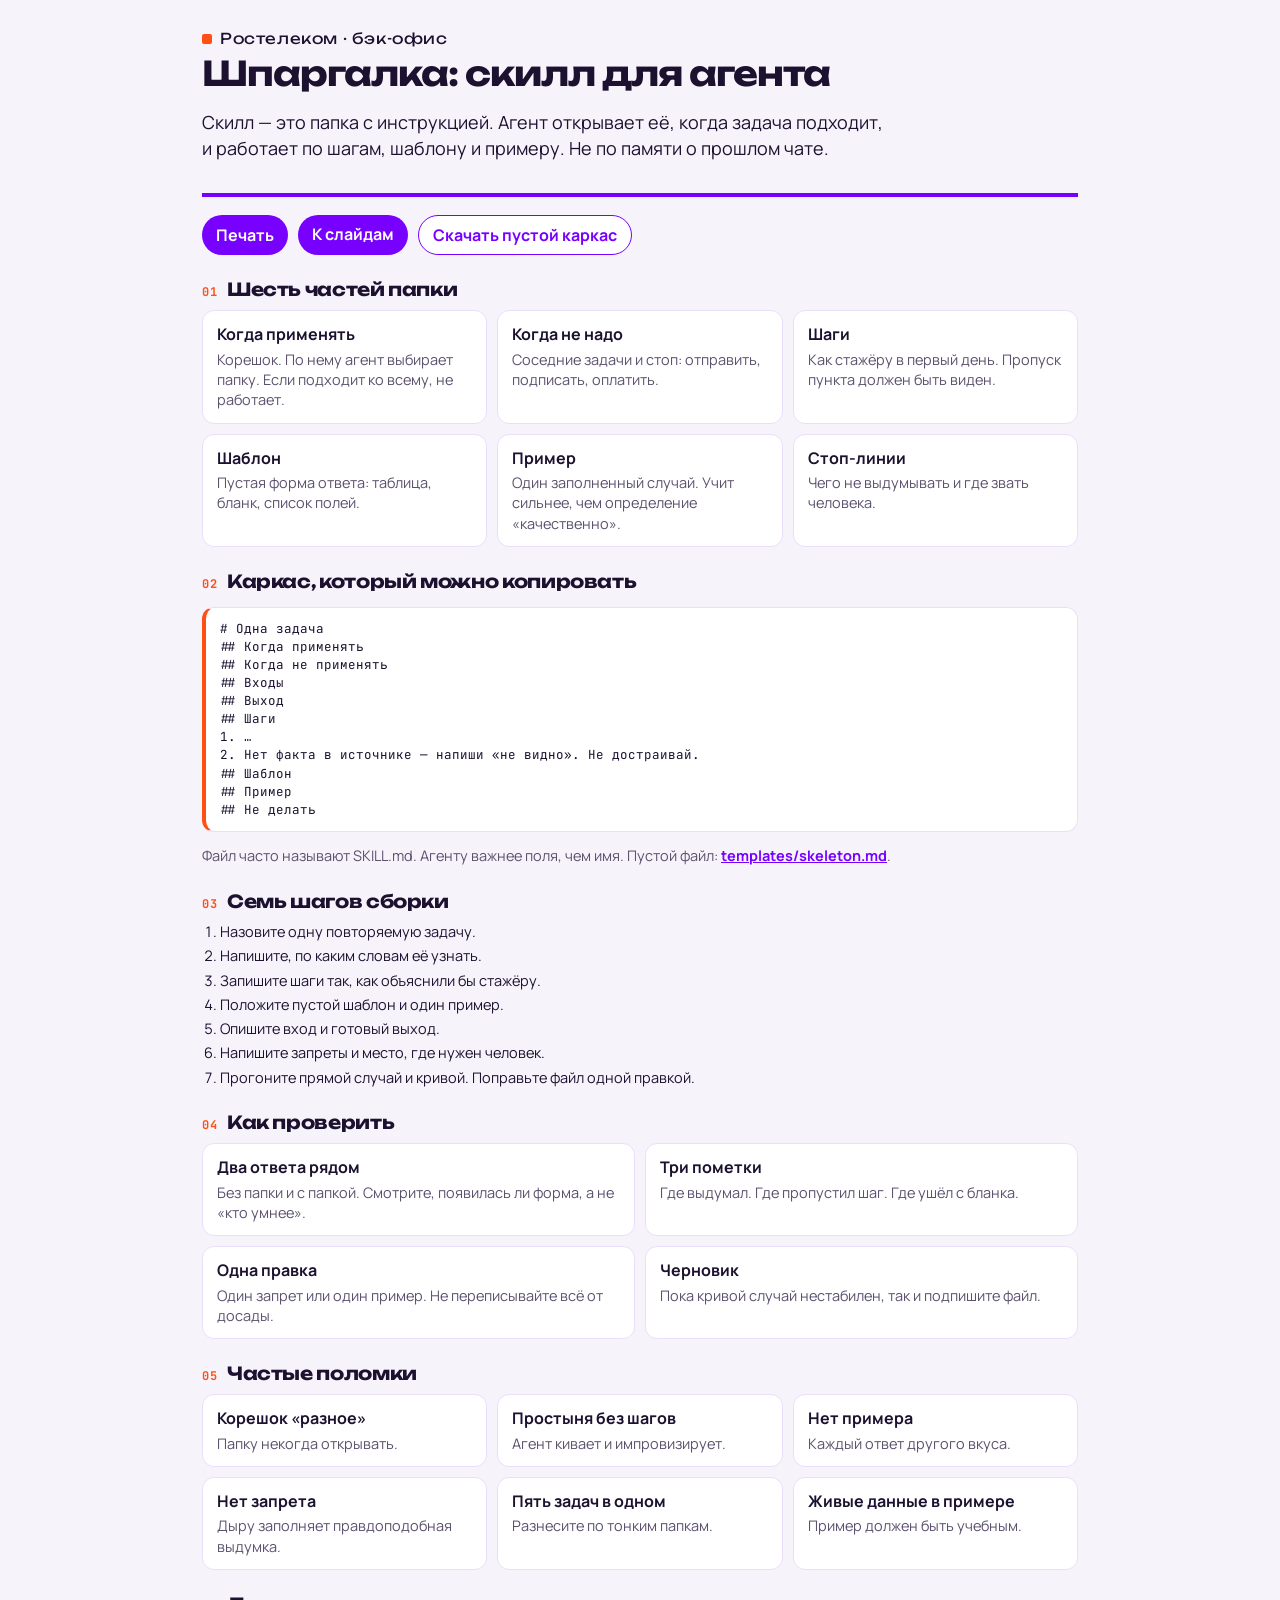
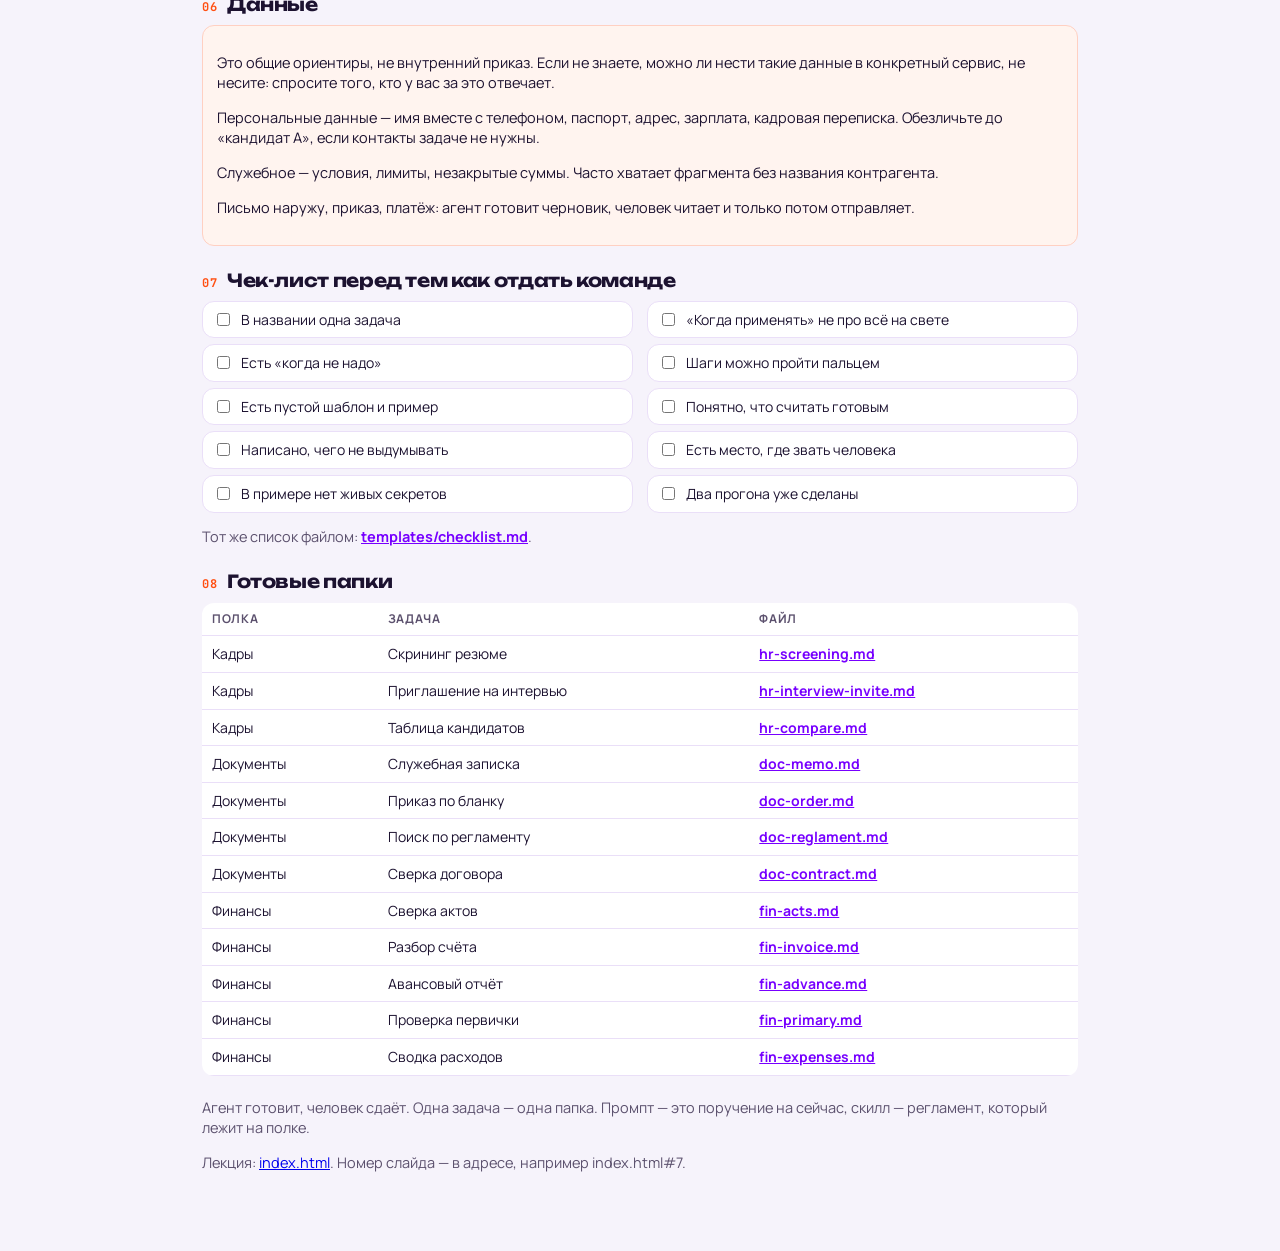
<file: cheatsheet.html>
<!DOCTYPE html>
<html lang="ru">
<head>
<meta charset="UTF-8" />
<meta name="viewport" content="width=device-width, initial-scale=1, viewport-fit=cover" />
<title>Шпаргалка — скилл для ИИ-агента</title>
<link rel="icon" href="favicon.svg" type="image/svg+xml" />
<link rel="stylesheet" href="fonts.css?v=61ea81e9aa" />
<style>
  :root {
    --purple: #7700ff;
    --orange: #ff4f12;
    --ink: #1c1230;
    --muted: #5c516e;
    --line: #eadff8;
    --paper: #fff;
    --bg: #f6f3fb;
  }
  * { box-sizing: border-box; }
  body {
    margin: 0;
    background: var(--bg);
    color: var(--ink);
    font-family: Manrope, "Segoe UI", "Noto Sans", Arial, sans-serif;
    line-height: 1.4;
  }
  .wrap { max-width: 920px; margin: 0 auto; padding: 28px 22px 64px; }
  header.top {
    display: flex;
    justify-content: space-between;
    gap: 16px;
    align-items: flex-end;
    border-bottom: 4px solid var(--purple);
    padding-bottom: 14px;
    margin-bottom: 18px;
  }
  .brand { font-family: Unbounded, Manrope, sans-serif; font-size: 15px; letter-spacing: .04em; }
  .brand i { display: inline-block; width: 10px; height: 10px; background: var(--orange); margin-right: 8px; border-radius: 2px; }
  h1 { font-family: Unbounded, Manrope, sans-serif; font-size: 34px; line-height: 1.1; margin: 6px 0; letter-spacing: -0.03em; }
  h2 { font-family: Unbounded, Manrope, sans-serif; font-size: 18px; margin: 22px 0 8px; letter-spacing: -0.02em; }
  h2 span { color: var(--orange); font-family: "JetBrains Mono", ui-monospace, monospace; font-size: 12px; letter-spacing: .12em; margin-right: 8px; }
  p, li { font-size: 14.5px; }
  .lead { font-size: 18px; max-width: 62ch; }
  .muted { color: var(--muted); }
  .bar { display: flex; gap: 10px; flex-wrap: wrap; margin: 12px 0; }
  .bar a, button.print {
    background: var(--purple);
    color: #fff;
    text-decoration: none;
    border: 0;
    border-radius: 999px;
    padding: 8px 14px;
    font: inherit;
    font-weight: 700;
    cursor: pointer;
  }
  button.ghost { background: #fff; color: var(--purple); border: 1px solid var(--purple); }
  .grid { display: grid; grid-template-columns: 1fr 1fr; gap: 10px; }
  .grid3 { display: grid; grid-template-columns: repeat(3, 1fr); gap: 10px; }
  .card, pre, .check {
    background: var(--paper);
    border: 1px solid var(--line);
    border-radius: 12px;
  }
  .card { padding: 12px 14px; }
  .card b { display: block; margin-bottom: 4px; }
  .card p, .card li { margin: 0; color: var(--muted); }
  pre {
    padding: 12px 14px;
    font-family: "JetBrains Mono", ui-monospace, monospace;
    font-size: 12.5px;
    line-height: 1.45;
    overflow: auto;
    border-left: 4px solid var(--orange);
  }
  ol.steps { margin: 0; padding-left: 18px; }
  ol.steps li { margin: 4px 0; }
  .checks { display: grid; grid-template-columns: 1fr 1fr; gap: 6px 14px; }
  label.check {
    display: flex;
    gap: 8px;
    align-items: flex-start;
    padding: 8px 10px;
    font-size: 14px;
  }
  label.check input { margin-top: 3px; accent-color: var(--purple); }
  table { width: 100%; border-collapse: collapse; background: #fff; border-radius: 12px; overflow: hidden; }
  th, td { text-align: left; padding: 8px 10px; border-bottom: 1px solid var(--line); vertical-align: top; font-size: 14px; }
  th { font-size: 12px; letter-spacing: .06em; text-transform: uppercase; color: var(--muted); font-weight: 700; }
  a.file { color: var(--purple); font-weight: 700; }
  .warn { background: #fff4ef; border: 1px solid #ffd0c2; border-radius: 12px; padding: 12px 14px; }
  footer { margin-top: 22px; color: var(--muted); font-size: 12.5px; }
  @media (max-width: 720px) {
    .grid, .grid3, .checks { grid-template-columns: 1fr; }
    h1 { font-size: 28px; }
  }
  @media print {
    body { background: #fff; }
    .wrap { max-width: none; padding: 0; }
    .noprint { display: none !important; }
    a { color: inherit; text-decoration: none; }
    h2 { break-after: avoid; }
    .card, pre, label.check, tr { break-inside: avoid; }
    header.top { border-width: 3px; }
  }
  @page { size: A4; margin: 12mm; }
</style>
</head>
<body>
<div class="wrap">
  <header class="top">
    <div>
      <div class="brand"><i></i>Ростелеком · бэк-офис</div>
      <h1>Шпаргалка: скилл для агента</h1>
      <p class="lead">Скилл — это папка с инструкцией. Агент открывает её, когда задача подходит, и работает по шагам, шаблону и примеру. Не по памяти о прошлом чате.</p>
    </div>
  </header>
  <div class="bar noprint">
    <button class="print" type="button" onclick="window.print()">Печать</button>
    <a href="index.html#43">К слайдам</a>
    <a class="ghost" href="templates/skeleton.md" download style="background:#fff;color:#7700ff;border:1px solid #7700ff">Скачать пустой каркас</a>
  </div>

  <h2><span>01</span>Шесть частей папки</h2>
  <div class="grid3">
    <article class="card"><b>Когда применять</b><p>Корешок. По нему агент выбирает папку. Если подходит ко всему, не работает.</p></article>
    <article class="card"><b>Когда не надо</b><p>Соседние задачи и стоп: отправить, подписать, оплатить.</p></article>
    <article class="card"><b>Шаги</b><p>Как стажёру в первый день. Пропуск пункта должен быть виден.</p></article>
    <article class="card"><b>Шаблон</b><p>Пустая форма ответа: таблица, бланк, список полей.</p></article>
    <article class="card"><b>Пример</b><p>Один заполненный случай. Учит сильнее, чем определение «качественно».</p></article>
    <article class="card"><b>Стоп-линии</b><p>Чего не выдумывать и где звать человека.</p></article>
  </div>

  <h2><span>02</span>Каркас, который можно копировать</h2>
  <pre># Одна задача
## Когда применять
## Когда не применять
## Входы
## Выход
## Шаги
1. …
2. Нет факта в источнике — напиши «не видно». Не достраивай.
## Шаблон
## Пример
## Не делать</pre>
  <p class="muted">Файл часто называют SKILL.md. Агенту важнее поля, чем имя. Пустой файл: <a class="file" href="templates/skeleton.md" download>templates/skeleton.md</a>.</p>

  <h2><span>03</span>Семь шагов сборки</h2>
  <ol class="steps">
    <li>Назовите одну повторяемую задачу.</li>
    <li>Напишите, по каким словам её узнать.</li>
    <li>Запишите шаги так, как объяснили бы стажёру.</li>
    <li>Положите пустой шаблон и один пример.</li>
    <li>Опишите вход и готовый выход.</li>
    <li>Напишите запреты и место, где нужен человек.</li>
    <li>Прогоните прямой случай и кривой. Поправьте файл одной правкой.</li>
  </ol>

  <h2><span>04</span>Как проверить</h2>
  <div class="grid">
    <article class="card"><b>Два ответа рядом</b><p>Без папки и с папкой. Смотрите, появилась ли форма, а не «кто умнее».</p></article>
    <article class="card"><b>Три пометки</b><p>Где выдумал. Где пропустил шаг. Где ушёл с бланка.</p></article>
    <article class="card"><b>Одна правка</b><p>Один запрет или один пример. Не переписывайте всё от досады.</p></article>
    <article class="card"><b>Черновик</b><p>Пока кривой случай нестабилен, так и подпишите файл.</p></article>
  </div>

  <h2><span>05</span>Частые поломки</h2>
  <div class="grid3">
    <article class="card"><b>Корешок «разное»</b><p>Папку некогда открывать.</p></article>
    <article class="card"><b>Простыня без шагов</b><p>Агент кивает и импровизирует.</p></article>
    <article class="card"><b>Нет примера</b><p>Каждый ответ другого вкуса.</p></article>
    <article class="card"><b>Нет запрета</b><p>Дыру заполняет правдоподобная выдумка.</p></article>
    <article class="card"><b>Пять задач в одном</b><p>Разнесите по тонким папкам.</p></article>
    <article class="card"><b>Живые данные в примере</b><p>Пример должен быть учебным.</p></article>
  </div>

  <h2><span>06</span>Данные</h2>
  <div class="warn">
    <p>Это общие ориентиры, не внутренний приказ. Если не знаете, можно ли нести такие данные в конкретный сервис, не несите: спросите того, кто у вас за это отвечает.</p>
    <p>Персональные данные — имя вместе с телефоном, паспорт, адрес, зарплата, кадровая переписка. Обезличьте до «кандидат А», если контакты задаче не нужны.</p>
    <p>Служебное — условия, лимиты, незакрытые суммы. Часто хватает фрагмента без названия контрагента.</p>
    <p>Письмо наружу, приказ, платёж: агент готовит черновик, человек читает и только потом отправляет.</p>
  </div>

  <h2><span>07</span>Чек-лист перед тем как отдать команде</h2>
  <div class="checks">
    <label class="check"><input type="checkbox"> В названии одна задача</label>
    <label class="check"><input type="checkbox"> «Когда применять» не про всё на свете</label>
    <label class="check"><input type="checkbox"> Есть «когда не надо»</label>
    <label class="check"><input type="checkbox"> Шаги можно пройти пальцем</label>
    <label class="check"><input type="checkbox"> Есть пустой шаблон и пример</label>
    <label class="check"><input type="checkbox"> Понятно, что считать готовым</label>
    <label class="check"><input type="checkbox"> Написано, чего не выдумывать</label>
    <label class="check"><input type="checkbox"> Есть место, где звать человека</label>
    <label class="check"><input type="checkbox"> В примере нет живых секретов</label>
    <label class="check"><input type="checkbox"> Два прогона уже сделаны</label>
  </div>
  <p class="muted">Тот же список файлом: <a class="file" href="templates/checklist.md" download>templates/checklist.md</a>.</p>

  <h2><span>08</span>Готовые папки</h2>
  <table>
    <thead><tr><th>Полка</th><th>Задача</th><th>Файл</th></tr></thead>
    <tbody>
      <tr><td>Кадры</td><td>Скрининг резюме</td><td><a class="file" href="templates/hr-screening.md" download>hr-screening.md</a></td></tr>
      <tr><td>Кадры</td><td>Приглашение на интервью</td><td><a class="file" href="templates/hr-interview-invite.md" download>hr-interview-invite.md</a></td></tr>
      <tr><td>Кадры</td><td>Таблица кандидатов</td><td><a class="file" href="templates/hr-compare.md" download>hr-compare.md</a></td></tr>
      <tr><td>Документы</td><td>Служебная записка</td><td><a class="file" href="templates/doc-memo.md" download>doc-memo.md</a></td></tr>
      <tr><td>Документы</td><td>Приказ по бланку</td><td><a class="file" href="templates/doc-order.md" download>doc-order.md</a></td></tr>
      <tr><td>Документы</td><td>Поиск по регламенту</td><td><a class="file" href="templates/doc-reglament.md" download>doc-reglament.md</a></td></tr>
      <tr><td>Документы</td><td>Сверка договора</td><td><a class="file" href="templates/doc-contract.md" download>doc-contract.md</a></td></tr>
      <tr><td>Финансы</td><td>Сверка актов</td><td><a class="file" href="templates/fin-acts.md" download>fin-acts.md</a></td></tr>
      <tr><td>Финансы</td><td>Разбор счёта</td><td><a class="file" href="templates/fin-invoice.md" download>fin-invoice.md</a></td></tr>
      <tr><td>Финансы</td><td>Авансовый отчёт</td><td><a class="file" href="templates/fin-advance.md" download>fin-advance.md</a></td></tr>
      <tr><td>Финансы</td><td>Проверка первички</td><td><a class="file" href="templates/fin-primary.md" download>fin-primary.md</a></td></tr>
      <tr><td>Финансы</td><td>Сводка расходов</td><td><a class="file" href="templates/fin-expenses.md" download>fin-expenses.md</a></td></tr>
    </tbody>
  </table>

  <footer>
    <p>Агент готовит, человек сдаёт. Одна задача — одна папка. Промпт — это поручение на сейчас, скилл — регламент, который лежит на полке.</p>
    <p>Лекция: <a href="index.html">index.html</a>. Номер слайда — в адресе, например index.html#7.</p>
  </footer>
</div>
</body>
</html>
</file>
<file: fonts.css>
/* Self-hosted subsets (latin + cyrillic). Variable fonts, so one file covers the weights. */
@font-face {
  font-family: 'Manrope';
  font-style: normal;
  font-weight: 200 800;
  font-display: swap;
  src: url(fonts/manrope-400-cyrillic.woff2) format('woff2');
  unicode-range: U+0301, U+0400-045F, U+0490-0491, U+04B0-04B1, U+2116;
}
@font-face {
  font-family: 'Manrope';
  font-style: normal;
  font-weight: 200 800;
  font-display: swap;
  src: url(fonts/manrope-400-latin.woff2) format('woff2');
  unicode-range: U+0000-00FF, U+0131, U+0152-0153, U+02BB-02BC, U+02C6, U+02DA, U+02DC, U+0304, U+0308, U+0329, U+2000-206F, U+20AC, U+2122, U+2191, U+2193, U+2212, U+2215, U+FEFF, U+FFFD;
}
@font-face {
  font-family: 'Unbounded';
  font-style: normal;
  font-weight: 200 900;
  font-display: swap;
  src: url(fonts/unbounded-500-cyrillic.woff2) format('woff2');
  unicode-range: U+0301, U+0400-045F, U+0490-0491, U+04B0-04B1, U+2116;
}
@font-face {
  font-family: 'Unbounded';
  font-style: normal;
  font-weight: 200 900;
  font-display: swap;
  src: url(fonts/unbounded-500-latin.woff2) format('woff2');
  unicode-range: U+0000-00FF, U+0131, U+0152-0153, U+02BB-02BC, U+02C6, U+02DA, U+02DC, U+0304, U+0308, U+0329, U+2000-206F, U+20AC, U+2122, U+2191, U+2193, U+2212, U+2215, U+FEFF, U+FFFD;
}
@font-face {
  font-family: 'JetBrains Mono';
  font-style: normal;
  font-weight: 400 800;
  font-display: swap;
  src: url(fonts/jetbrains-mono-400-cyrillic.woff2) format('woff2');
  unicode-range: U+0301, U+0400-045F, U+0490-0491, U+04B0-04B1, U+2116;
}
@font-face {
  font-family: 'JetBrains Mono';
  font-style: normal;
  font-weight: 400 800;
  font-display: swap;
  src: url(fonts/jetbrains-mono-400-latin.woff2) format('woff2');
  unicode-range: U+0000-00FF, U+0131, U+0152-0153, U+02BB-02BC, U+02C6, U+02DA, U+02DC, U+0304, U+0308, U+0329, U+2000-206F, U+20AC, U+2122, U+2191, U+2193, U+2212, U+2215, U+FEFF, U+FFFD;
}
</file>
<file: styles.css>
:root {
  --bg: #100818;
  --ink: #f7f3ff;
  --muted: #c3b4d8;
  --muted-2: #8d7da6;
  --line: rgba(255, 255, 255, 0.1);
  --purple: #7700ff;
  --purple-2: #b07bff;
  --orange: #ff4f12;
  --orange-2: #ffb199;
  --good: #3ddc97;
  --bad: #ff6b86;
  --warn: #ffc14d;
  --card: rgba(255, 255, 255, 0.045);
  --paper: #fffaf7;
  --paper-ink: #1c1230;
  --sans: "Manrope", "Segoe UI", "Noto Sans", Arial, sans-serif;
  --display: "Unbounded", "Manrope", sans-serif;
  --mono: "JetBrains Mono", ui-monospace, "Cascadia Code", monospace;
  --pad-x: 78px;
  --pad-t: 46px;
  --pad-b: 92px;
}

* { box-sizing: border-box; }
html, body { margin: 0; height: 100%; background: #07040f; color: var(--ink); }
body {
  font-family: var(--sans);
  overflow: hidden;
  opacity: 0;
}
body.ready { opacity: 1; transition: opacity .25s ease; }
button, input { font-family: inherit; }
a { color: inherit; }

.sr {
  position: absolute;
  width: 1px; height: 1px;
  overflow: hidden;
  clip: rect(0 0 0 0);
}

deck-stage {
  display: block;
  transform-origin: center center;
  background: transparent;
}
deck-stage > section {
  position: absolute;
  inset: 0;
  overflow: hidden;
  display: flex;
  flex-direction: column;
  padding: var(--pad-t) var(--pad-x) var(--pad-b);
  font-size: 22px;
  line-height: 1.4;
  opacity: 0;
  visibility: hidden;
  pointer-events: none;
  background:
    radial-gradient(920px 520px at 108% -12%, rgba(119, 0, 255, 0.34), transparent 60%),
    radial-gradient(760px 520px at -12% 112%, rgba(255, 79, 18, 0.16), transparent 58%),
    var(--bg);
}
deck-stage > section[data-part="anatomy"],
deck-stage > section[data-part="docs"],
deck-stage > section[data-part="craft"] {
  background:
    radial-gradient(860px 480px at -8% -10%, rgba(255, 79, 18, 0.2), transparent 55%),
    radial-gradient(820px 520px at 110% 110%, rgba(119, 0, 255, 0.28), transparent 58%),
    var(--bg);
}
deck-stage > section::before {
  content: "";
  position: absolute;
  inset: 0;
  pointer-events: none;
  background-image: radial-gradient(rgba(255, 255, 255, 0.05) 1px, transparent 1.15px);
  background-size: 30px 30px;
  -webkit-mask-image: radial-gradient(closest-side at 50% 42%, #000 30%, transparent 100%);
  mask-image: radial-gradient(closest-side at 50% 42%, #000 30%, transparent 100%);
}
deck-stage > section > *:not(.div-num) { position: relative; z-index: 1; }
deck-stage > section[data-deck-active] {
  opacity: 1;
  visibility: visible;
  pointer-events: auto;
  z-index: 2;
  animation: enter-fwd .5s cubic-bezier(.16, .84, .32, 1) both;
}
deck-stage[data-dir="back"] > section[data-deck-active] { animation-name: enter-back; }
deck-stage > section.leave {
  visibility: visible;
  z-index: 1;
  animation: exit-fwd .42s ease forwards;
}
deck-stage > section.leave[data-leave="back"] { animation-name: exit-back; }

@keyframes enter-fwd { from { opacity: 0; transform: translateX(64px); } to { opacity: 1; transform: none; } }
@keyframes enter-back { from { opacity: 0; transform: translateX(-64px); } to { opacity: 1; transform: none; } }
@keyframes exit-fwd { to { opacity: 0; transform: translateX(-48px); } }
@keyframes exit-back { to { opacity: 0; transform: translateX(48px); } }

deck-stage[data-pending] section[data-deck-active] .note { padding-right: 220px; }
deck-stage[data-pending]::after {
  content: "ещё шаг  →";
  position: absolute;
  right: 78px;
  bottom: 34px;
  z-index: 5;
  font-family: var(--mono);
  font-size: 15px;
  letter-spacing: .12em;
  text-transform: uppercase;
  color: var(--orange);
  pointer-events: none;
  animation: hintpulse 1.5s ease-in-out infinite;
}
@keyframes hintpulse { 50% { opacity: .45; transform: translateX(4px); } }

h1, h2, h3, p, ol, ul { margin: 0; }
.title {
  font-family: var(--display);
  font-weight: 700;
  font-size: 50px;
  line-height: 1.12;
  letter-spacing: -0.03em;
  max-width: 1680px;
  text-wrap: balance;
}
.lead {
  margin-top: 14px;
  font-size: 26px;
  line-height: 1.35;
  color: var(--muted);
  max-width: 1500px;
  text-wrap: pretty;
  font-weight: 500;
}
.kicker {
  display: flex;
  align-items: center;
  gap: 14px;
  margin-bottom: 18px;
  font-family: var(--mono);
  font-size: 16px;
  letter-spacing: .14em;
  text-transform: uppercase;
  color: var(--muted-2);
}
.kicker .pt {
  color: var(--orange-2);
  padding-left: 14px;
  border-left: 1px solid var(--line);
}
.note {
  margin-top: auto;
  padding-top: 16px;
  font-size: 18px;
  color: var(--muted-2);
  line-height: 1.4;
}
.note b { color: var(--muted); font-weight: 700; }
.grow { flex: 1; min-height: 0; display: flex; }
.notes {
  position: absolute !important;
  width: 1px; height: 1px;
  overflow: hidden;
  clip: rect(0 0 0 0);
}

section[data-deck-active] .r {
  animation: rise .7s cubic-bezier(.16, .84, .32, 1) both;
  animation-delay: calc(var(--i, 0) * 80ms);
}
@keyframes rise {
  from { opacity: 0; transform: translateY(18px); }
  to { opacity: 1; transform: none; }
}

.frag { opacity: 0; transform: translateY(14px); pointer-events: none; }
.frag.on {
  opacity: 1;
  transform: none;
  pointer-events: auto;
  transition: opacity .5s cubic-bezier(.16, .84, .32, 1), transform .5s cubic-bezier(.16, .84, .32, 1);
}

.grid2 { display: grid; grid-template-columns: 1fr 1fr; gap: 22px; }
.grid3 { display: grid; grid-template-columns: repeat(3, 1fr); gap: 18px; }
.grid4 { display: grid; grid-template-columns: repeat(4, 1fr); gap: 16px; }
.grid5 { display: grid; grid-template-columns: repeat(5, 1fr); gap: 12px; }
.stack { display: flex; flex-direction: column; gap: 14px; }

.card, .paper, .file, .stepcard, .dl, .folder {
  border-radius: 18px;
}
.card {
  background: var(--card);
  border: 1px solid var(--line);
  padding: 20px 22px 18px;
  box-shadow: inset 0 1px 0 rgba(255, 255, 255, .04);
}
.card h3, .paper h3, .stepcard h3 {
  font-size: 24px;
  letter-spacing: -0.02em;
  margin-bottom: 8px;
}
.card p, .paper p, .stepcard p { font-size: 20px; line-height: 1.4; color: var(--muted); }
.card .num, .ico {
  font-family: var(--mono);
  font-size: 14px;
  letter-spacing: .12em;
  color: var(--orange);
  margin-bottom: 8px;
}
.card.good { border-color: rgba(61, 220, 151, .35); }
.card.bad { border-color: rgba(255, 107, 134, .4); }
.card.warn { border-color: rgba(255, 193, 77, .4); }

.paper {
  background: linear-gradient(180deg, #fff, var(--paper));
  color: var(--paper-ink);
  padding: 22px 24px;
  box-shadow: 0 18px 50px rgba(0, 0, 0, .28);
}
.paper p, .paper li { color: #3a3050; font-size: 18px; line-height: 1.45; }
.paper h3 { color: #1c1230; }
.paper .who-line { font-family: var(--mono); font-size: 13px; letter-spacing: .08em; text-transform: uppercase; color: #8a7aa3; }

.tag {
  display: inline-flex;
  align-items: center;
  gap: 8px;
  font-family: var(--mono);
  font-size: 13px;
  letter-spacing: .08em;
  text-transform: uppercase;
  padding: 5px 10px;
  border-radius: 999px;
  border: 1px solid var(--line);
  color: var(--muted);
  margin-bottom: 10px;
}
.tag.bad { color: var(--bad); border-color: rgba(255, 107, 134, .4); background: rgba(255, 107, 134, .08); }
.tag.good { color: #8ff0c4; border-color: rgba(61, 220, 151, .4); background: rgba(61, 220, 151, .1); }
.tag.warn { color: var(--warn); border-color: rgba(255, 193, 77, .45); background: rgba(255, 193, 77, .08); }
.paper .tag.good { color: #0d7a4d; background: rgba(61, 220, 151, .18); }
.paper .tag.bad { color: #a11d3a; }

.file {
  background: #140c22;
  border: 1px solid var(--line);
  overflow: hidden;
  box-shadow: 0 20px 50px rgba(0, 0, 0, .28);
  position: relative;
}
.file .fh {
  display: flex;
  align-items: center;
  gap: 10px;
  padding: 12px 16px;
  border-bottom: 1px solid var(--line);
  font-family: var(--mono);
  font-size: 15px;
  color: var(--muted);
  background: rgba(255, 255, 255, .03);
}
.dots { display: flex; gap: 6px; }
.dots i { width: 10px; height: 10px; border-radius: 50%; background: #3a2c52; display: block; }
.dots i:first-child { background: #ff4f12; }
.dots i:nth-child(2) { background: #7700ff; }
.file .body {
  padding: 16px 18px 18px;
  font-family: var(--mono);
  font-size: 17px;
  line-height: 1.55;
  color: #efe8ff;
}
.file .c { color: #8d7da6; }
.file .k { color: #d2b6ff; }
.file .s { color: #ffb199; }
.file .ok { color: var(--good); }
.file .no { color: var(--bad); }
.file.scan::after {
  content: "";
  position: absolute;
  left: 0; right: 0; height: 2px;
  background: linear-gradient(90deg, transparent, var(--orange), transparent);
  opacity: 0;
  pointer-events: none;
}
section[data-deck-active] .file.scan::after { animation: scan 3.8s linear infinite; }
@keyframes scan {
  0% { top: 0; opacity: 0; }
  8% { opacity: 1; }
  90% { opacity: 1; }
  100% { top: 100%; opacity: 0; }
}

.chat { display: flex; flex-direction: column; gap: 12px; }
.msg {
  max-width: 100%;
  padding: 14px 18px;
  border-radius: 16px;
  background: rgba(255, 255, 255, .04);
  border: 1px solid var(--line);
}
.msg.user { border-color: rgba(255, 79, 18, .35); background: rgba(255, 79, 18, .08); }
.msg.agent { border-color: rgba(119, 0, 255, .4); background: rgba(119, 0, 255, .1); }
.msg .who {
  font-family: var(--mono);
  font-size: 12px;
  letter-spacing: .14em;
  text-transform: uppercase;
  color: var(--muted-2);
  margin-bottom: 6px;
}
.msg p { font-size: 22px; line-height: 1.4; }
.typer.typing::after {
  content: "";
  display: inline-block;
  width: 2px;
  height: .85em;
  margin-left: 3px;
  background: var(--orange);
  vertical-align: -2px;
  animation: caret .9s steps(1) infinite;
}
@keyframes caret { 50% { opacity: 0; } }

table.grid {
  width: 100%;
  border-collapse: collapse;
  font-size: 18px;
}
table.grid th, table.grid td {
  text-align: left;
  padding: 9px 12px;
  border-bottom: 1px solid var(--line);
  vertical-align: top;
}
table.grid th {
  font-family: var(--mono);
  font-size: 13px;
  letter-spacing: .08em;
  text-transform: uppercase;
  color: var(--muted-2);
  font-weight: 500;
}
.paper table.grid th, .paper table.grid td { border-bottom-color: rgba(28, 18, 48, .1); color: var(--paper-ink); }
.paper table.grid th { color: #7a6b96; }
.st {
  font-family: var(--mono);
  font-size: 13px;
  letter-spacing: .06em;
  text-transform: uppercase;
  padding: 3px 8px;
  border-radius: 999px;
  white-space: nowrap;
}
.st.go { color: #083222; background: #8ef0c6; }
.st.ask { color: #3d2a05; background: #ffe1a3; }
.st.stop { color: #fff; background: #e23b5a; }
.paper .st.go, .paper .st.ask, .paper .st.stop { font-weight: 700; }

.pipeline, .flow {
  display: grid;
  grid-template-columns: 1.1fr 46px 1.15fr 46px 1.15fr 46px 1.15fr;
  gap: 8px;
  align-items: stretch;
}
.stepcard {
  background: rgba(255, 255, 255, .04);
  border: 1px solid var(--line);
  padding: 18px 18px 16px;
}
.stepcard em {
  font-family: var(--mono);
  font-style: normal;
  font-size: 13px;
  letter-spacing: .14em;
  color: var(--purple-2);
}
.stepcard.hot {
  border-color: rgba(255, 79, 18, .55);
  box-shadow: 0 0 0 1px rgba(255, 79, 18, .25), 0 0 32px rgba(255, 79, 18, .15);
}
section[data-deck-active] .stepcard.hot.r {
  animation: rise .7s cubic-bezier(.16, .84, .32, 1) both, glow 2.4s ease-in-out infinite;
  animation-delay: calc(var(--i, 0) * 80ms), calc(var(--i, 0) * 80ms + .6s);
}
@keyframes glow {
  50% { box-shadow: 0 0 0 1px rgba(255, 79, 18, .45), 0 0 36px rgba(119, 0, 255, .35); }
}
.track {
  position: relative;
  align-self: center;
  height: 4px;
  border-radius: 99px;
  background: rgba(255, 255, 255, .1);
  overflow: hidden;
}
.track i {
  position: absolute;
  inset: 0 auto 0 0;
  width: 40%;
  background: linear-gradient(90deg, transparent, var(--orange), #fff);
  transform: translateX(-120%);
}
section[data-deck-active] .track i { animation: dash 1.6s linear infinite; }
@keyframes dash { to { transform: translateX(320%); } }

.shelf { display: flex; flex-direction: column; gap: 8px; }
.folder {
  background: #1b1030;
  border: 1px solid var(--line);
  padding: 10px 12px;
  font-size: 18px;
  font-weight: 700;
}
.folder small {
  display: block;
  font-weight: 500;
  color: var(--muted);
  font-size: 14px;
  margin-top: 2px;
}
.folder.hot {
  border-color: var(--orange);
  background: linear-gradient(180deg, rgba(255, 79, 18, .16), rgba(119, 0, 255, .12));
}
section[data-deck-active] .folder.hot { animation: pick 2.8s ease-in-out infinite; }
@keyframes pick {
  0%, 100% { transform: translateX(0); }
  40% { transform: translateX(6px); }
  70% { transform: translateX(0); }
}

.steps7 {
  display: grid;
  grid-template-columns: repeat(12, 1fr);
  gap: 14px;
}
.steps7 article { grid-column: span 3; }
.steps7 article:nth-child(n+5) { grid-column: span 4; }
.steps7 article {
  background: var(--card);
  border: 1px solid var(--line);
  border-radius: 18px;
  padding: 18px 18px 16px;
  min-height: 168px;
}
.steps7 b {
  display: grid;
  place-items: center;
  width: 36px; height: 36px;
  border-radius: 10px;
  background: linear-gradient(135deg, var(--purple), #9b4dff);
  font-family: var(--mono);
  margin-bottom: 12px;
}
.steps7 span { display: block; font-size: 22px; font-weight: 800; letter-spacing: -0.02em; margin-bottom: 6px; }
.steps7 small { display: block; color: var(--muted); font-size: 16px; line-height: 1.35; }
section[data-deck-active] .steps7 article.r {
  animation: rise .7s cubic-bezier(.16, .84, .32, 1) both, lit 6s ease-in-out infinite;
  animation-delay: calc(var(--i, 0) * 80ms), calc(var(--i, 0) * 80ms + .7s);
}
@keyframes lit {
  0%, 100% { border-color: var(--line); }
  12%, 28% { border-color: rgba(255, 79, 18, .7); box-shadow: 0 0 24px rgba(119, 0, 255, .25); }
}

.route {
  list-style: none;
  padding: 36px 0 0;
  margin: 0;
  display: grid;
  grid-template-columns: repeat(6, 1fr);
  gap: 16px;
  position: relative;
}
.route::before {
  content: "";
  position: absolute;
  left: 0; right: 0; top: 10px;
  height: 3px;
  border-radius: 99px;
  background: linear-gradient(90deg, var(--purple), var(--orange));
  transform: scaleX(0);
  transform-origin: left center;
}
section[data-deck-active] .route::before { animation: growx 1.1s cubic-bezier(.16, .84, .32, 1) forwards; }
@keyframes growx { to { transform: scaleX(1); } }
.route li {
  position: relative;
  background: var(--card);
  border: 1px solid var(--line);
  border-radius: 16px;
  padding: 16px 14px 14px;
  min-height: 180px;
}
.route li::before {
  content: "";
  position: absolute;
  top: -30px; left: 18px;
  width: 14px; height: 14px;
  border-radius: 50%;
  background: var(--orange);
  box-shadow: 0 0 0 4px rgba(255, 79, 18, .2);
}
.route b { display: block; font-family: var(--mono); color: var(--purple-2); font-size: 14px; letter-spacing: .12em; margin-bottom: 8px; }
.route span { display: block; font-size: 20px; line-height: 1.3; font-weight: 700; }

.checks { display: grid; grid-template-columns: 1fr 1fr; gap: 12px 22px; }
.check {
  display: flex;
  gap: 12px;
  align-items: flex-start;
  padding: 12px 14px;
  border-radius: 14px;
  background: var(--card);
  border: 1px solid var(--line);
  font-size: 20px;
  line-height: 1.35;
}
.check i {
  flex: none;
  width: 22px; height: 22px;
  margin-top: 2px;
  border-radius: 6px;
  border: 2px solid var(--purple-2);
  position: relative;
}
section[data-deck-active] .check i::after {
  content: "";
  position: absolute;
  left: 5px; top: 1px;
  width: 6px; height: 11px;
  border: solid var(--orange);
  border-width: 0 2.5px 2.5px 0;
  transform: rotate(45deg) scale(0);
  animation: tick .35s cubic-bezier(.2, .8, .2, 1) forwards;
  animation-delay: calc(var(--i, 0) * 90ms + .35s);
}
@keyframes tick { to { transform: rotate(45deg) scale(1); } }

.bars { display: flex; flex-direction: column; gap: 12px; }
.bar { display: grid; grid-template-columns: 180px 1fr 64px; gap: 12px; align-items: center; font-size: 18px; }
.bar i {
  display: block;
  height: 14px;
  border-radius: 99px;
  background: linear-gradient(90deg, var(--purple), var(--orange));
  width: var(--w);
  transform-origin: left center;
}
section[data-deck-active] .bar i { animation: growbar .9s cubic-bezier(.16, .84, .32, 1) both; animation-delay: calc(var(--i, 0) * 100ms); }
@keyframes growbar { from { transform: scaleX(0); } to { transform: scaleX(1); } }
.bar b { font-family: var(--mono); font-weight: 500; color: var(--muted); }

.chips { display: flex; flex-wrap: wrap; gap: 10px; margin-top: 22px; }
.chips span, a.dl em {
  font-family: var(--mono);
  font-size: 15px;
  letter-spacing: .04em;
}
.chips span {
  padding: 10px 14px;
  border-radius: 999px;
  border: 1px solid var(--line);
  background: rgba(255, 255, 255, .04);
}

a.dl {
  display: flex;
  flex-direction: column;
  gap: 6px;
  text-decoration: none;
  padding: 18px 18px 16px;
  background: var(--card);
  border: 1px solid var(--line);
  min-height: 148px;
  transition: transform .2s ease, border-color .2s ease;
}
a.dl:hover { transform: translateY(-3px); border-color: rgba(255, 79, 18, .6); }
a.dl b { font-size: 22px; letter-spacing: -0.02em; }
a.dl span { color: var(--muted); font-size: 16px; line-height: 1.35; }
a.dl em { font-style: normal; color: var(--orange-2); margin-top: auto; }

.cover { justify-content: center; }
.cover-grid {
  display: grid;
  grid-template-columns: 1.15fr .85fr;
  gap: 48px;
  align-items: center;
  height: 100%;
}
.eyebrow {
  font-family: var(--mono);
  letter-spacing: .18em;
  text-transform: uppercase;
  color: var(--orange);
  font-size: 16px;
  margin-bottom: 22px;
}
.cover h1 {
  font-family: var(--display);
  font-weight: 700;
  font-size: 68px;
  line-height: 1.05;
  letter-spacing: -0.035em;
  text-wrap: balance;
}
.cover h1 em {
  font-style: normal;
  background: linear-gradient(105deg, #fff 0%, #fff 35%, #ffb199 48%, #fff 62%, #fff 100%);
  background-size: 220% 100%;
  -webkit-background-clip: text;
  background-clip: text;
  color: transparent;
}
section[data-deck-active] .cover h1 em,
section.cover[data-deck-active] h1 em { animation: shine 5s linear infinite; }
@keyframes shine { to { background-position: -220% 0; } }
.brand {
  margin-top: 32px;
  display: flex;
  gap: 16px;
  align-items: baseline;
  font-family: var(--display);
  font-size: 22px;
}
.brand span { font-family: var(--sans); color: var(--muted); font-size: 18px; }

.folder-hero {
  position: relative;
  height: 620px;
  border-radius: 28px;
  overflow: hidden;
  border: 1px solid rgba(255, 255, 255, .12);
  background:
    linear-gradient(180deg, rgba(119, 0, 255, .2), rgba(255, 79, 18, .08) 70%, transparent),
    #160c28;
  box-shadow: 0 30px 80px rgba(0, 0, 0, .35);
}
.folder-hero .tab {
  position: absolute;
  top: 22px; left: 28px;
  font-family: var(--mono);
  font-size: 14px;
  letter-spacing: .12em;
  text-transform: uppercase;
  color: var(--orange-2);
}
.sheet {
  position: absolute;
  left: 36px; right: 36px;
  height: 86px;
  border-radius: 16px;
  background: #fff;
  color: #1c1230;
  display: flex;
  align-items: center;
  justify-content: space-between;
  padding: 0 22px;
  font-weight: 800;
  font-size: 24px;
  letter-spacing: -0.02em;
  box-shadow: 0 16px 40px rgba(0, 0, 0, .22);
}
.sheet small { font-family: var(--mono); font-weight: 500; font-size: 13px; color: #7a6b96; letter-spacing: .08em; text-transform: uppercase; }
.sheet.s1 { top: 78px; --rot: -1.5deg; }
.sheet.s2 { top: 188px; --rot: 1.2deg; }
.sheet.s3 { top: 300px; --rot: -0.6deg; }
.sheet.s4 { top: 414px; --rot: 1.6deg; background: linear-gradient(90deg, #fff, #fff1ea); }
section[data-deck-active] .sheet {
  animation: sheet-in .8s cubic-bezier(.16, .84, .32, 1) both, floaty 5.5s ease-in-out infinite;
  animation-delay: calc(var(--i, 0) * 110ms + .15s), calc(var(--i, 0) * .25s + 1.1s);
}
@keyframes sheet-in {
  from { opacity: 0; transform: translateY(36px) rotate(var(--rot)); }
  to { opacity: 1; transform: translateY(0) rotate(var(--rot)); }
}
@keyframes floaty {
  0%, 100% { translate: 0 0; }
  50% { translate: 0 -7px; }
}

.divider { justify-content: center; }
.div-num {
  position: absolute;
  right: 60px;
  top: 70px;
  font-family: var(--display);
  font-size: 280px;
  line-height: .8;
  letter-spacing: -0.06em;
  color: transparent;
  -webkit-text-stroke: 2px rgba(119, 0, 255, .55);
  z-index: 0;
  pointer-events: none;
}
section[data-deck-active] .div-num { animation: numin 1s cubic-bezier(.16, .84, .32, 1) both; }
@keyframes numin { from { opacity: 0; transform: translateY(20px) scale(.96); } to { opacity: 1; transform: none; } }
.divider .title { font-size: 84px; max-width: 1200px; }
.divider .lead { max-width: 920px; }
.divider .note { margin-top: 28px; }
.mid { flex: 1; min-height: 0; }
.slot {
  border-radius: 20px;
  border: 1px dashed rgba(255, 255, 255, .16);
}
.mid.grid2, .mid.grid3, .mid.grid4, .mid.grid5,
.mid.pipeline, .mid.checks, .mid.steps7, .mid.route { align-content: center; }
.mid.stack, .mid.chat { justify-content: center; }
.mid:not(.grid2):not(.grid3):not(.grid4):not(.grid5):not(.pipeline):not(.checks):not(.steps7):not(.route):not(.stack):not(.chat) {
  display: flex;
  flex-direction: column;
  justify-content: center;
}
.slot:has(.frag.on) { border-color: transparent; }
strong { font-weight: 800; color: #fff; }
.paper strong { color: #1c1230; }
.acc { color: var(--orange-2); }

ul.clean, ol.clean { list-style: none; padding: 0; display: flex; flex-direction: column; gap: 12px; }
ol.clean { list-style: decimal; padding-left: 28px; }
ul.clean li, ol.clean li { font-size: 24px; line-height: 1.35; color: #efe8ff; }
.paper ul.clean li, .paper ol.clean li { color: #3a3050; font-size: 18px; }
ul.clean li::before {
  content: "";
  display: inline-block;
  width: 18px; height: 3px;
  margin-right: 12px;
  border-radius: 99px;
  background: linear-gradient(90deg, var(--purple), var(--orange));
  vertical-align: middle;
}
.why { display: grid; grid-template-columns: 88px 1fr; gap: 8px 16px; align-items: center; font-size: 26px; line-height: 1.35; }
.why .n {
  font-family: var(--display);
  font-size: 42px;
  color: transparent;
  -webkit-text-stroke: 1.5px var(--orange);
}

.analogies { align-items: stretch; }
.analogies .card h3 { font-size: 28px; }
.mark { color: #fff; }
.paper .mark { color: #1c1230; }

.cols3 { display: grid; grid-template-columns: repeat(3, 1fr); gap: 18px; align-content: center; }

.shake { transform-origin: center; }
section[data-deck-active] .shake { animation: shake .7s ease both; animation-delay: calc(var(--i, 0) * 70ms + .2s); }
@keyframes shake {
  0%, 100% { transform: translateX(0); }
  20% { transform: translateX(-4px); }
  40% { transform: translateX(4px); }
  60% { transform: translateX(-2px); }
  80% { transform: translateX(2px); }
}

.stamp {
  display: inline-block;
  border: 3px solid var(--orange);
  color: var(--orange);
  font-family: var(--display);
  letter-spacing: .08em;
  text-transform: uppercase;
  padding: 4px 10px;
  border-radius: 8px;
  transform: rotate(-8deg);
}
section[data-deck-active] .stamp { animation: stamp .45s cubic-bezier(.2, .8, .2, 1) both; animation-delay: .8s; }
@keyframes stamp { from { opacity: 0; transform: rotate(-18deg) scale(1.4); } to { opacity: 1; transform: rotate(-8deg) scale(1); } }

.progress {
  position: fixed;
  left: 0; right: 0; top: 0;
  height: 5px;
  z-index: 30;
  background: rgba(255, 255, 255, .06);
}
.progress > span {
  display: block;
  height: 100%;
  width: 0;
  background: linear-gradient(90deg, var(--purple), var(--orange));
  box-shadow: 0 0 16px rgba(255, 79, 18, .45);
  transition: width .35s ease;
}

.hud {
  position: fixed;
  left: 50%;
  bottom: 18px;
  transform: translateX(-50%) translateY(8px);
  z-index: 40;
  display: flex;
  align-items: center;
  gap: 6px;
  padding: 6px;
  border-radius: 999px;
  background: rgba(8, 4, 16, .88);
  border: 1px solid rgba(255, 255, 255, .1);
  color: #fff;
  opacity: 0;
  pointer-events: none;
  transition: opacity .25s ease, transform .25s ease;
  backdrop-filter: blur(10px);
}
.hud.show, html.is-mobile .hud { opacity: 1; pointer-events: auto; transform: translateX(-50%) translateY(0); }
.hud button {
  appearance: none;
  border: 0;
  background: transparent;
  color: #fff;
  width: 34px; height: 34px;
  border-radius: 999px;
  cursor: pointer;
  font-size: 16px;
}
.hud button:hover { background: rgba(255, 255, 255, .1); }
.hud-mid {
  display: flex;
  align-items: baseline;
  gap: 10px;
  padding: 0 8px;
  font-variant-numeric: tabular-nums;
  min-width: 210px;
  justify-content: center;
}
#part { font-family: var(--mono); font-size: 12px; letter-spacing: .12em; text-transform: uppercase; color: var(--orange-2); }
#count { font-weight: 700; font-size: 14px; }
#frag { font-family: var(--mono); font-size: 12px; color: var(--muted); }

.pips {
  position: fixed;
  top: 16px;
  left: 50%;
  transform: translateX(-50%);
  z-index: 30;
  display: flex;
  gap: 8px;
  pointer-events: none;
}
.part-pip {
  width: 46px; height: 4px;
  border-radius: 99px;
  background: rgba(255, 255, 255, .16);
}
.part-pip.done { background: rgba(119, 0, 255, .85); }
.part-pip.on { background: var(--orange); width: 70px; }

.help, .notes-panel {
  position: fixed;
  z-index: 50;
  background: rgba(12, 8, 20, .94);
  border: 1px solid rgba(255, 255, 255, .12);
  border-radius: 18px;
  color: #fff;
  backdrop-filter: blur(12px);
}
.help {
  left: 50%; top: 50%;
  transform: translate(-50%, -50%);
  width: min(640px, calc(100vw - 32px));
  padding: 26px 28px;
}
.help h2 { font-family: var(--display); font-size: 28px; margin-bottom: 12px; }
.help ul { margin: 0; padding-left: 18px; display: flex; flex-direction: column; gap: 8px; }
.help li { font-size: 17px; line-height: 1.4; color: var(--muted); }
.help kbd, .notes-panel b {
  font-family: var(--mono);
  font-size: 13px;
}
.help kbd {
  color: #fff;
  border: 1px solid rgba(255, 255, 255, .2);
  border-bottom-width: 2px;
  border-radius: 6px;
  padding: 1px 6px;
}
.notes-panel {
  left: 16px; right: 16px; bottom: 70px;
  padding: 12px 16px;
}
.notes-panel p { margin: 4px 0 0; color: var(--muted); font-size: 15px; line-height: 1.4; }

.help[hidden], .notes-panel[hidden] { display: none; }

@media (max-width: 900px) {
  /* iOS Chrome is WebKit. overflow-x:hidden (or overflow-y:auto) on html/body
     makes the root a scroll container that does not pan, so the finger does
     nothing. Leave the document in normal flow: the visual viewport scrolls,
     vertical gestures are not captured, there is no scaled canvas. */
  html, body {
    position: static !important;
    height: auto !important;
    min-height: 100% !important;
    max-height: none !important;
    overflow: visible !important;
    transform: none !important;
    touch-action: auto !important;
  }
  deck-stage {
    position: static !important;
    left: auto !important;
    top: auto !important;
    width: 100% !important;
    height: auto !important;
    max-height: none !important;
    transform: none !important;
    overflow: visible !important;
    touch-action: auto !important;
  }
  deck-stage > section {
    position: relative !important;
    inset: auto !important;
    width: 100% !important;
    height: auto !important;
    min-height: 100dvh;
    max-height: none !important;
    overflow: visible !important;
    transform: none !important;
    touch-action: auto !important;
    padding: calc(56px + env(safe-area-inset-top, 0px)) 18px calc(108px + env(safe-area-inset-bottom, 0px));
    display: none;
  }
  deck-stage > section[data-deck-active] {
    display: flex !important;
    animation: none !important;
    transform: none !important;
    opacity: 1 !important;
    visibility: visible !important;
    pointer-events: auto !important;
  }
  deck-stage > section.leave { display: none; }
  .title { font-size: 30px; }
  .lead, ul.clean li, ol.clean li, .msg p { font-size: 16px; }
  .cover h1 { font-size: 34px; }
  .divider .title { font-size: 40px; }
  .div-num { font-size: 96px; top: 64px; right: 12px; }
  .cover-grid, .grid2, .grid3, .grid4, .grid5, .pipeline, .flow, .checks, .route, .steps7, .why {
    grid-template-columns: 1fr;
  }
  .steps7 article, .steps7 article:nth-child(n+5) { grid-column: auto; min-height: 0; }
  .route { padding-top: 8px; }
  .route::before { display: none; }
  .route li { min-height: 0; }
  .route li::before { display: none; }
  .track { height: 18px; background: transparent; }
  .track i { display: none; }
  .folder-hero { height: auto; display: flex; flex-direction: column; gap: 10px; padding: 48px 14px 14px; }
  .sheet, .sheet.s1, .sheet.s2, .sheet.s3, .sheet.s4 {
    position: relative; top: auto; left: auto; right: auto; height: auto; padding: 14px 16px;
  }
  .grow { display: block; }
  .bar { grid-template-columns: 1fr auto; }
  .bar i { grid-column: 1 / -1; }
  deck-stage[data-pending]::after { right: 16px; bottom: calc(78px + env(safe-area-inset-bottom, 0px)); }
  .hud { bottom: calc(12px + env(safe-area-inset-bottom, 0px)); }
  .pips { display: none; }
  .file .body { font-size: 13px; }
  table.grid { font-size: 14px; }
  .card h3, .paper h3 { font-size: 18px; }
  .card p, .paper p { font-size: 15px; }
}

@media (prefers-reduced-motion: reduce) {
  *, *::before, *::after {
    animation-duration: .01ms !important;
    animation-iteration-count: 1 !important;
    transition-duration: .01ms !important;
  }
  .r { opacity: 1 !important; transform: none !important; }
  .frag:not(.on) { opacity: 0 !important; }
  .typer.typing::after { display: none; }
}

@media print {
  body { overflow: visible; background: #fff; opacity: 1; }
  .progress, .hud, .pips, .help, .notes-panel { display: none !important; }
  deck-stage {
    position: static !important;
    transform: none !important;
    width: auto !important;
    height: auto !important;
  }
  deck-stage > section {
    position: relative !important;
    display: flex !important;
    opacity: 1 !important;
    visibility: visible !important;
    page-break-after: always;
    break-after: page;
    width: 1920px;
    height: 1080px;
    overflow: hidden;
  }
  deck-stage[data-pending]::after { display: none; }
  .r, .frag { opacity: 1 !important; transform: none !important; animation: none !important; }
}
@page { size: 1920px 1080px; margin: 0; }
</file>
